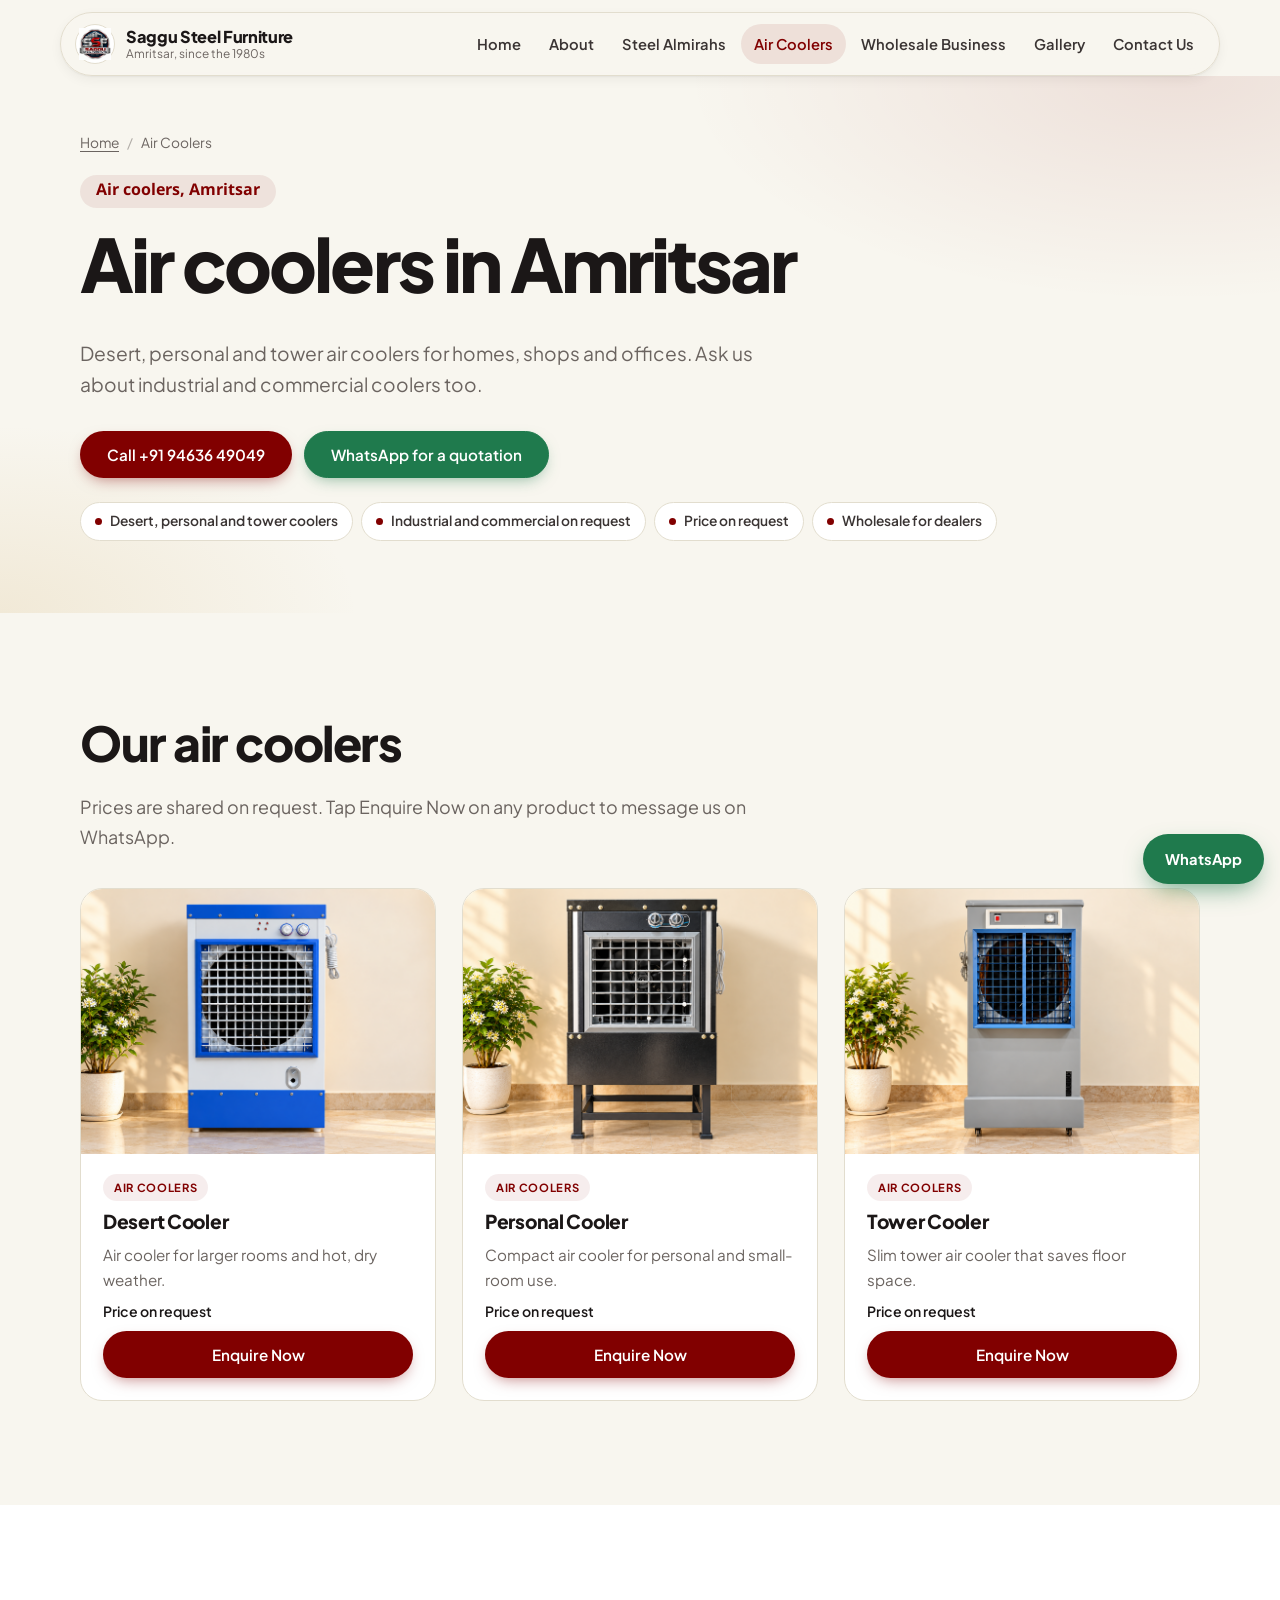
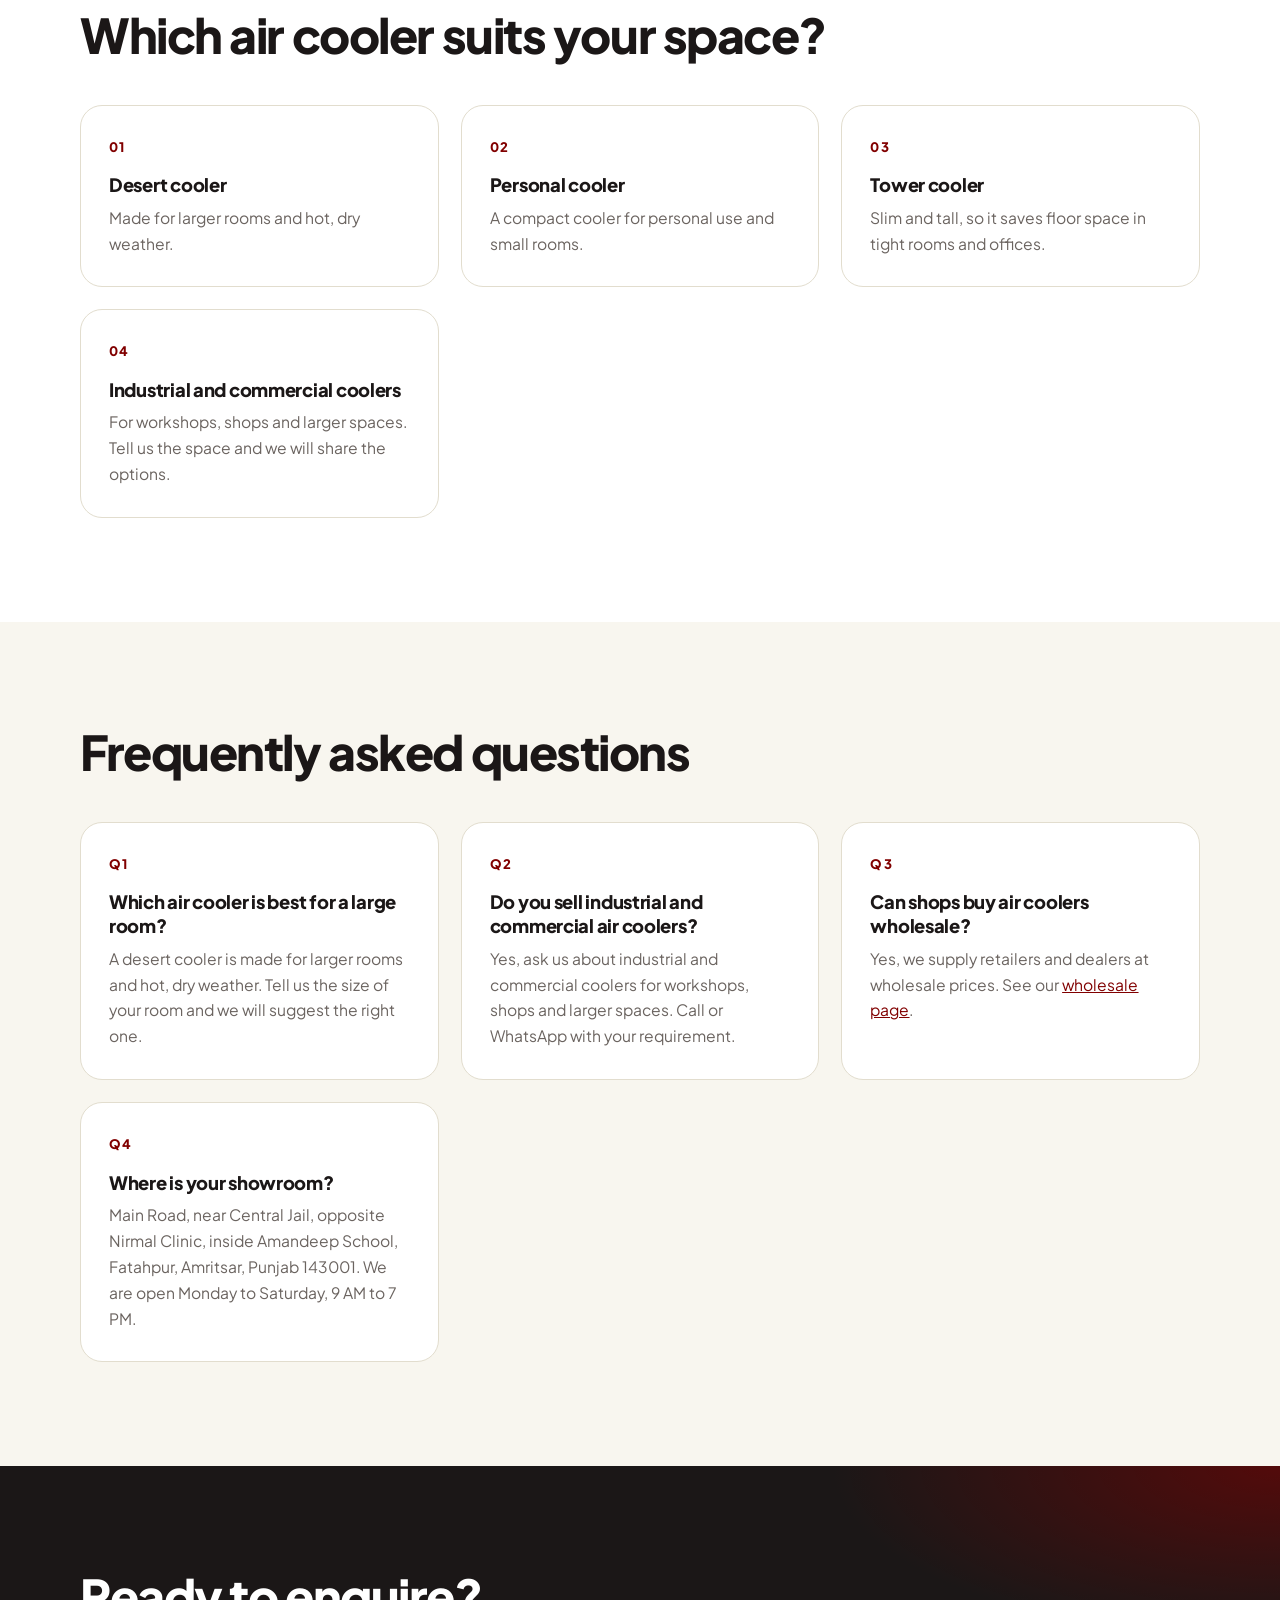
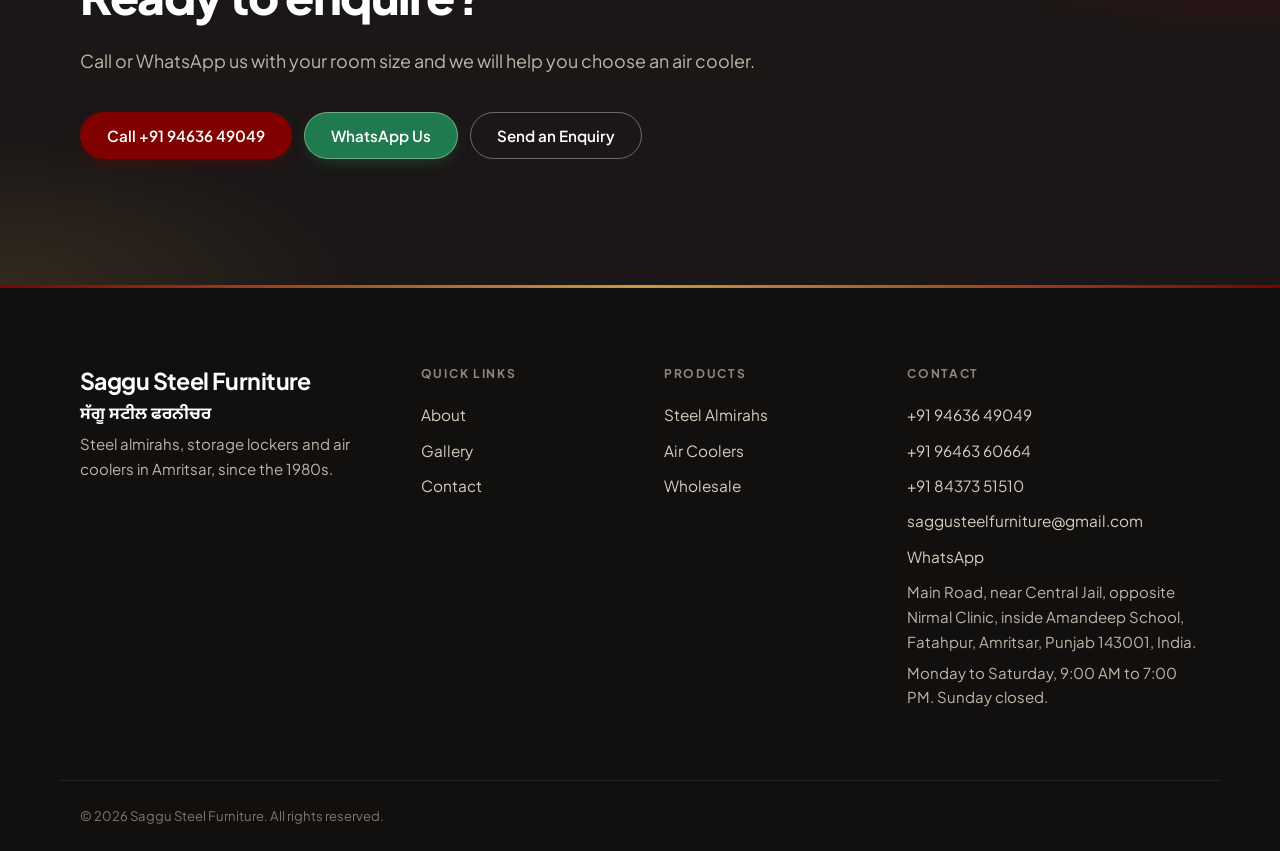
<file: air-coolers/index.html>
<!DOCTYPE html>
<html lang="en">
<head>
<meta charset="utf-8">
<meta name="viewport" content="width=device-width, initial-scale=1">
<!-- Google Tag Manager (correct GTM snippet) -->
<script>(function(w,d,s,l,i){w[l]=w[l]||[];w[l].push({'gtm.start':new Date().getTime(),event:'gtm.js'});var f=d.getElementsByTagName(s)[0],j=d.createElement(s),dl=l!='dataLayer'?'&l='+l:'';j.async=true;j.src='https://www.googletagmanager.com/gtm.js?id='+i+dl;f.parentNode.insertBefore(j,f);})(window,document,'script','dataLayer','GTM-MBVS583N');</script>
<!-- End Google Tag Manager -->
<title>Air Coolers in Amritsar: Desert, Tower, Personal | Saggu Steel</title>
<meta name="description" content="Desert, personal and tower air coolers from Saggu Steel Furniture, Amritsar. Ask about industrial and commercial coolers. Call or WhatsApp for a quote.">
<meta name="robots" content="index, follow, max-image-preview:large">
<link rel="canonical" href="https://saggusteelfurniture.page/air-coolers/">
<meta name="theme-color" content="#F8F6EF">
<meta property="og:type" content="website"><meta property="og:site_name" content="Saggu Steel Furniture"><meta property="og:locale" content="en_IN"><meta property="og:url" content="https://saggusteelfurniture.page/air-coolers/"><meta property="og:title" content="Air Coolers in Amritsar | Saggu Steel Furniture"><meta property="og:description" content="Desert, personal and tower air coolers from Saggu Steel Furniture, Amritsar. Ask about industrial and commercial coolers. Call or WhatsApp for a quote."><meta property="og:image" content="https://saggusteelfurniture.page/images/hero.png">
<meta name="twitter:card" content="summary_large_image">
<!-- Favicons: create these files in the site root (see notes) -->
<link rel="icon" href="/favicon.ico" sizes="48x48">
<link rel="icon" href="/favicon-48x48.png" type="image/png" sizes="48x48">
<link rel="icon" href="/favicon-192.png" type="image/png" sizes="192x192">
<link rel="apple-touch-icon" href="/apple-touch-icon.png">

<link rel="preconnect" href="https://fonts.googleapis.com">
<link rel="preconnect" href="https://fonts.gstatic.com" crossorigin>
<link rel="preconnect" href="https://www.googletagmanager.com">
<link href="https://fonts.googleapis.com/css2?family=Plus+Jakarta+Sans:wght@400;500;600;700;800&family=Noto+Sans+Gurmukhi:wght@700&display=swap" rel="stylesheet">
<link rel="stylesheet" href="/style.css">
<script type="application/ld+json">{"@context": "https://schema.org", "@graph": [{"@type": "BreadcrumbList", "itemListElement": [{"@type": "ListItem", "position": 1, "name": "Home", "item": "https://saggusteelfurniture.page/"}, {"@type": "ListItem", "position": 2, "name": "Air Coolers", "item": "https://saggusteelfurniture.page/air-coolers/"}]}, {"@type": "WebPage", "@id": "https://saggusteelfurniture.page/air-coolers/#webpage", "url": "https://saggusteelfurniture.page/air-coolers/", "name": "Air Coolers in Amritsar: Desert, Tower, Personal | Saggu Steel", "description": "Desert, personal and tower air coolers from Saggu Steel Furniture, Amritsar. Ask about industrial and commercial coolers. Call or WhatsApp for a quote.", "about": {"@id": "https://saggusteelfurniture.page/#business"}}]}</script>
</head>
<body data-cat="Air Coolers">
<!-- Google Tag Manager (noscript) -->
<noscript><iframe src="https://www.googletagmanager.com/ns.html?id=GTM-MBVS583N" height="0" width="0" style="display:none;visibility:hidden"></iframe></noscript>
<!-- End Google Tag Manager (noscript) -->
<a class="skip" href="#main">Skip to content</a>
<header class="nav" id="nav"><div class="wrap nav-in">
  <a class="logo" href="/" aria-label="Saggu Steel Furniture home">
    <span class="logo-mark"><img src="/images/Logo.png" alt="" width="44" height="44"></span>
    <span><b>Saggu Steel Furniture</b><small>Amritsar, since the 1980s</small></span>
  </a>
  <button class="burger" id="burger" aria-expanded="false" aria-controls="menu" aria-label="Open menu"><span></span><span></span><span></span></button>
  <nav id="menu" aria-label="Main"><a href="/">Home</a><a href="/#about">About</a><a href="/steel-almirahs/">Steel Almirahs</a><a href="/air-coolers/" class="on">Air Coolers</a><a href="/wholesale/">Wholesale Business</a><a href="/#gallery">Gallery</a><a href="/contact/">Contact Us</a></nav>
</div></header>
<main id="main">
<section class="phero"><div class="wrap"><div class="crumbs" aria-label="Breadcrumb"><a href="/">Home</a><span>/</span>Air Coolers</div><p class="gur">Air coolers, Amritsar</p><h1>Air coolers in Amritsar</h1><p class="sub">Desert, personal and tower air coolers for homes, shops and offices. Ask us about industrial and commercial coolers too.</p><div class="actions"><a class="btn btn-red" href="tel:+919463649049">Call +91 94636 49049</a><a class="btn btn-line" href="https://wa.me/919463649049?text=Hello%20Saggu%20Steel%20Furniture%2C%20I%20would%20like%20a%20quotation.%20Please%20share%20the%20available%20options%20and%20price." target="_blank" rel="noopener noreferrer">WhatsApp for a quotation</a></div><ul class="trust"><li>Desert, personal and tower coolers</li><li>Industrial and commercial on request</li><li>Price on request</li><li>Wholesale for dealers</li></ul></div></section>
<section class="sec "><div class="wrap"><h2>Our air coolers</h2><p class="lead">Prices are shared on request. Tap Enquire Now on any product to message us on WhatsApp.</p><div class="grid" id="grid"><article class="pc" style="animation-delay:0ms"><div class="ph" data-label="Desert Cooler"><img src="/images/products/desert-cooler.png" alt="Desert Cooler" loading="lazy" width="1200" height="900"></div><div class="bd"><span class="cat">Air Coolers</span><h3>Desert Cooler</h3><p>Air cooler for larger rooms and hot, dry weather.</p><span class="pr">Price on request</span><a class="btn btn-red" href="https://wa.me/919463649049?text=Hello%20Saggu%20Steel%20Furniture%2C%20I%20am%20interested%20in%20your%20Desert%20Cooler.%20Please%20share%20the%20available%20options%2C%20specifications%2C%20and%20price." target="_blank" rel="noopener noreferrer">Enquire Now</a></div></article><article class="pc" style="animation-delay:40ms"><div class="ph" data-label="Personal Cooler"><img src="/images/products/personal-cooler.png" alt="Personal Cooler" loading="lazy" width="1200" height="900"></div><div class="bd"><span class="cat">Air Coolers</span><h3>Personal Cooler</h3><p>Compact air cooler for personal and small-room use.</p><span class="pr">Price on request</span><a class="btn btn-red" href="https://wa.me/919463649049?text=Hello%20Saggu%20Steel%20Furniture%2C%20I%20am%20interested%20in%20your%20Personal%20Cooler.%20Please%20share%20the%20available%20options%2C%20specifications%2C%20and%20price." target="_blank" rel="noopener noreferrer">Enquire Now</a></div></article><article class="pc" style="animation-delay:80ms"><div class="ph" data-label="Tower Cooler"><img src="/images/products/tower-cooler.png" alt="Tower Cooler" loading="lazy" width="1200" height="900"></div><div class="bd"><span class="cat">Air Coolers</span><h3>Tower Cooler</h3><p>Slim tower air cooler that saves floor space.</p><span class="pr">Price on request</span><a class="btn btn-red" href="https://wa.me/919463649049?text=Hello%20Saggu%20Steel%20Furniture%2C%20I%20am%20interested%20in%20your%20Tower%20Cooler.%20Please%20share%20the%20available%20options%2C%20specifications%2C%20and%20price." target="_blank" rel="noopener noreferrer">Enquire Now</a></div></article></div></div></section>
<section class="sec alt"><div class="wrap"><h2>Which air cooler suits your space?</h2><div class="why"><div class="why-i"><h3>Desert cooler</h3><p>Made for larger rooms and hot, dry weather.</p></div><div class="why-i"><h3>Personal cooler</h3><p>A compact cooler for personal use and small rooms.</p></div><div class="why-i"><h3>Tower cooler</h3><p>Slim and tall, so it saves floor space in tight rooms and offices.</p></div><div class="why-i"><h3>Industrial and commercial coolers</h3><p>For workshops, shops and larger spaces. Tell us the space and we will share the options.</p></div></div></div></section>
<section class="sec  faqs"><div class="wrap"><h2>Frequently asked questions</h2><div class="why"><div class="why-i"><h3>Which air cooler is best for a large room?</h3><p>A desert cooler is made for larger rooms and hot, dry weather. Tell us the size of your room and we will suggest the right one.</p></div><div class="why-i"><h3>Do you sell industrial and commercial air coolers?</h3><p>Yes, ask us about industrial and commercial coolers for workshops, shops and larger spaces. Call or WhatsApp with your requirement.</p></div><div class="why-i"><h3>Can shops buy air coolers wholesale?</h3><p>Yes, we supply retailers and dealers at wholesale prices. See our <a href="/wholesale/"><u>wholesale page</u></a>.</p></div><div class="why-i"><h3>Where is your showroom?</h3><p>Main Road, near Central Jail, opposite Nirmal Clinic, inside Amandeep School, Fatahpur, Amritsar, Punjab 143001. We are open Monday to Saturday, 9 AM to 7 PM.</p></div></div></div></section>
<section class="sec dark"><div class="wrap"><h2>Ready to enquire?</h2><p class="lead">Call or WhatsApp us with your room size and we will help you choose an air cooler.</p><div class="actions"><a class="btn btn-red" href="tel:+919463649049">Call +91 94636 49049</a><a class="btn btn-line" href="https://wa.me/919463649049?text=Hello%20Saggu%20Steel%20Furniture%2C%20I%20have%20a%20question%20about%20your%20products." target="_blank" rel="noopener noreferrer">WhatsApp Us</a><a class="btn btn-line" href="/contact/">Send an Enquiry</a></div></div></section>
</main>
<footer><div class="wrap fgrid">
  <div><h3>Saggu Steel Furniture</h3><p lang="pa" class="gur-f">ਸੱਗੂ ਸਟੀਲ ਫਰਨੀਚਰ</p><p>Steel almirahs, storage lockers and air coolers in Amritsar, since the 1980s.</p></div>
  <div><h3>Quick Links</h3><a href="/#about">About</a><a href="/#gallery">Gallery</a><a href="/contact/">Contact</a></div>
  <div><h3>Products</h3><a href="/steel-almirahs/">Steel Almirahs</a><a href="/air-coolers/">Air Coolers</a><a href="/wholesale/">Wholesale</a></div>
  <div><h3>Contact</h3><a href="tel:+919463649049">+91 94636 49049</a><a href="tel:+919646360664">+91 96463 60664</a><a href="tel:+918437351510">+91 84373 51510</a><a href="mailto:saggusteelfurniture@gmail.com">saggusteelfurniture@gmail.com</a><a href="https://wa.me/919463649049" target="_blank" rel="noopener noreferrer">WhatsApp</a>
    <p>Main Road, near Central Jail, opposite Nirmal Clinic, inside Amandeep School, Fatahpur, Amritsar, Punjab 143001, India.</p><p>Monday to Saturday, 9:00 AM to 7:00 PM. Sunday closed.</p></div>
</div><p class="copy">&copy; <span id="yr">2026</span> Saggu Steel Furniture. All rights reserved.</p></footer>
<a class="fab" href="https://wa.me/919463649049" target="_blank" rel="noopener noreferrer" aria-label="Chat on WhatsApp">WhatsApp</a>
<button id="top" aria-label="Back to top" hidden>&#8593;</button>
<script src="/script.js"></script>
</body>
</html>
</file>
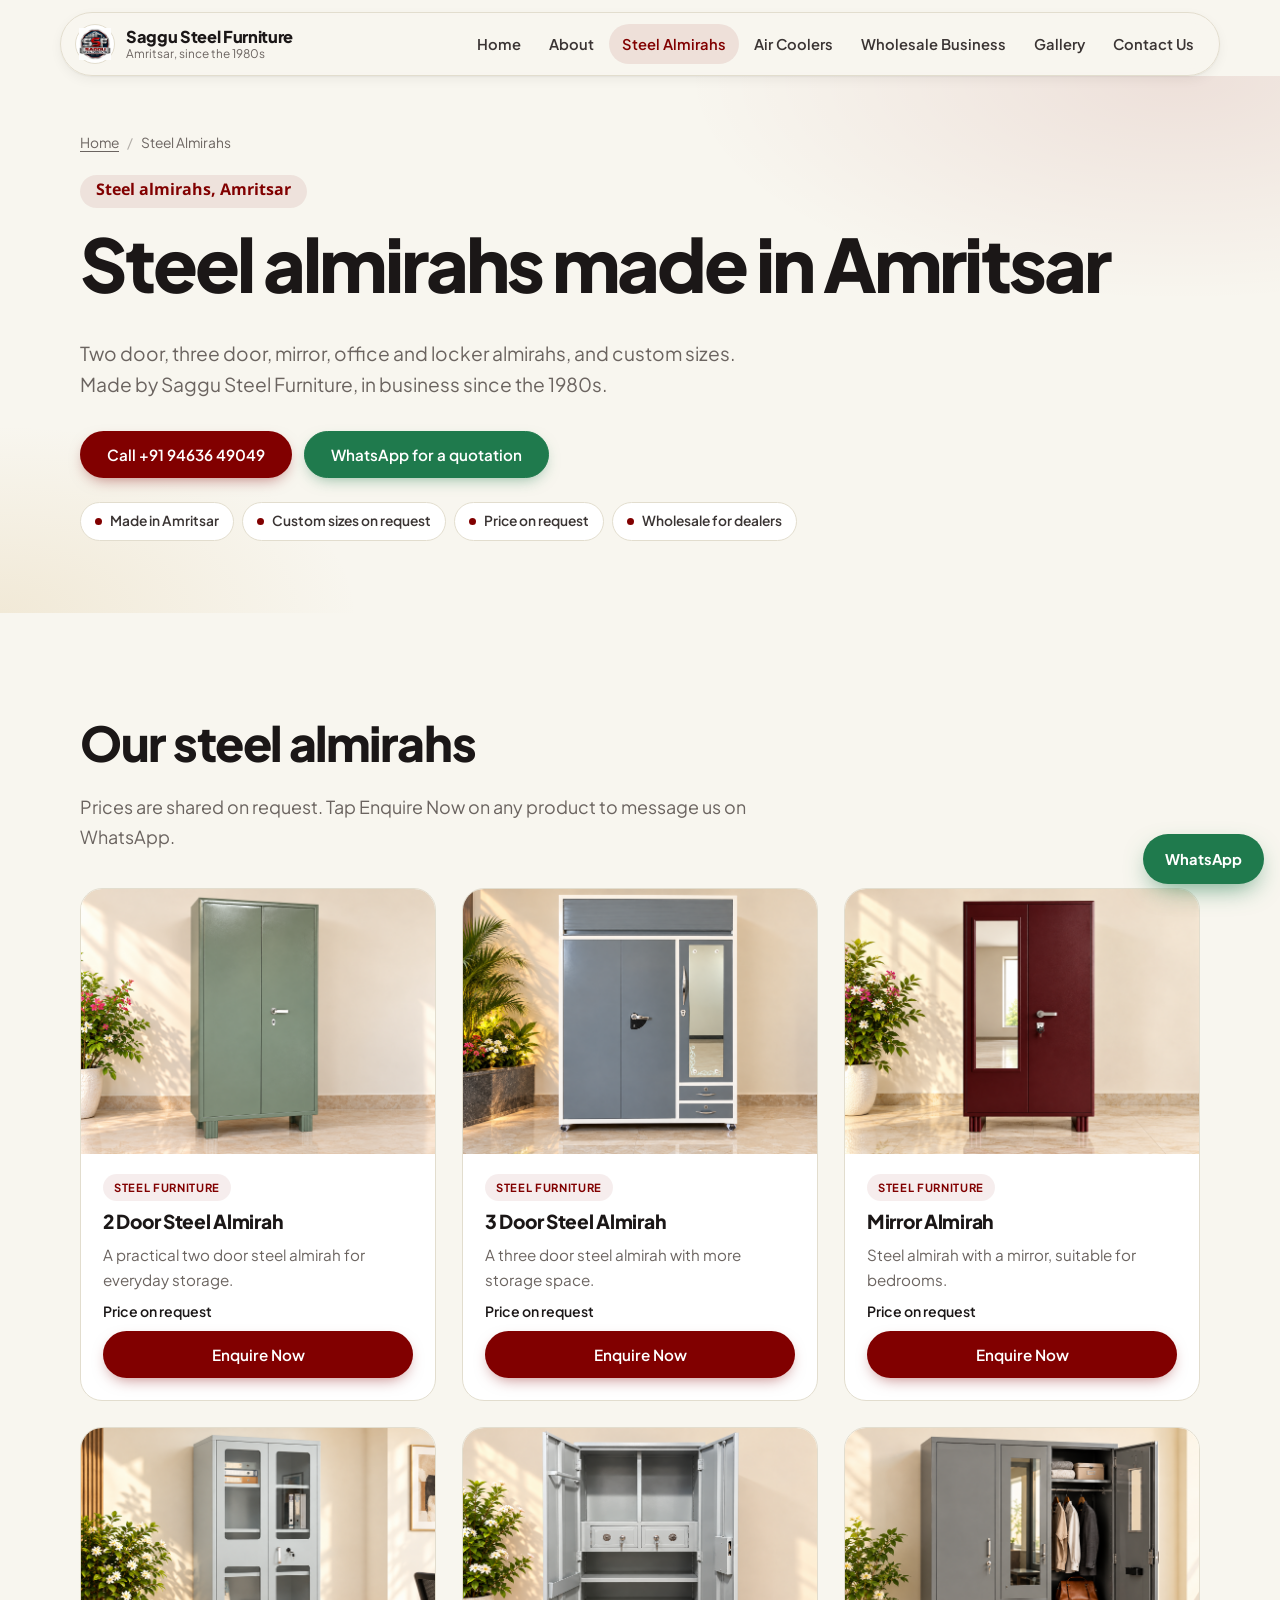
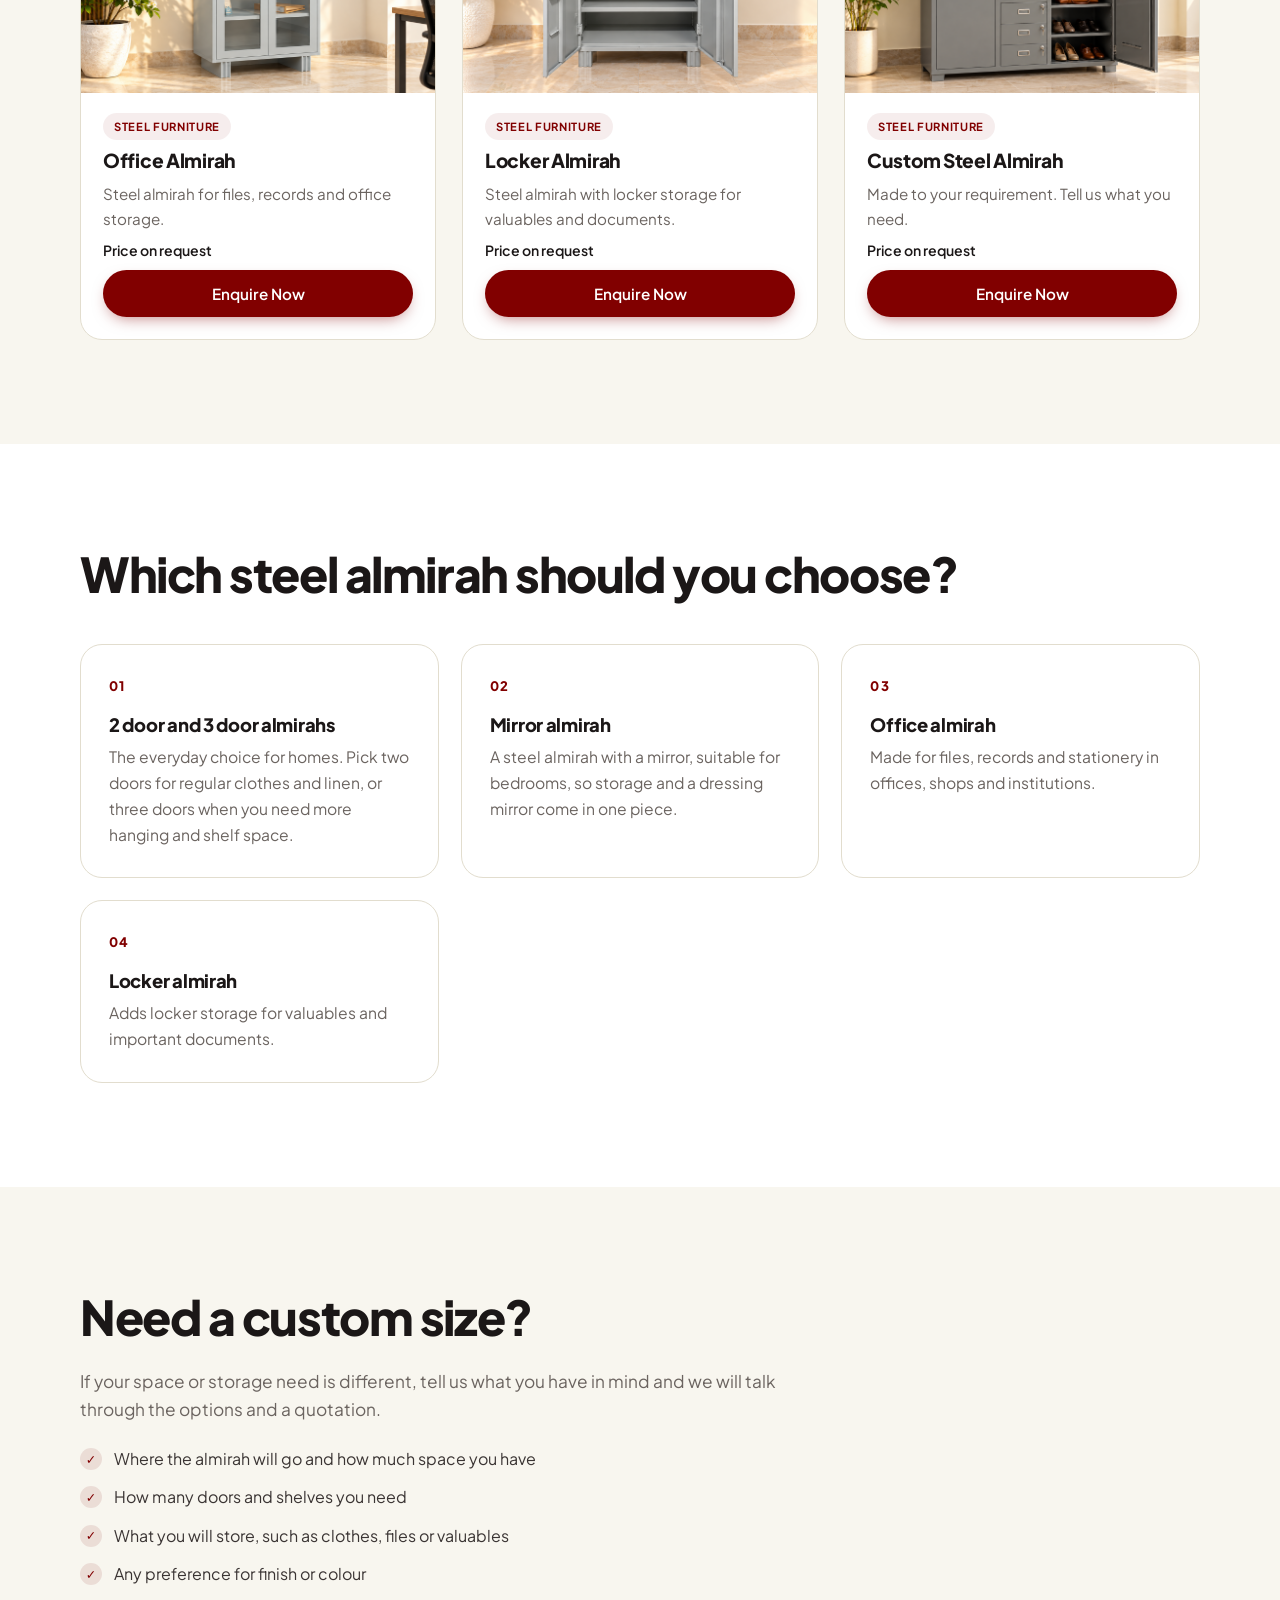
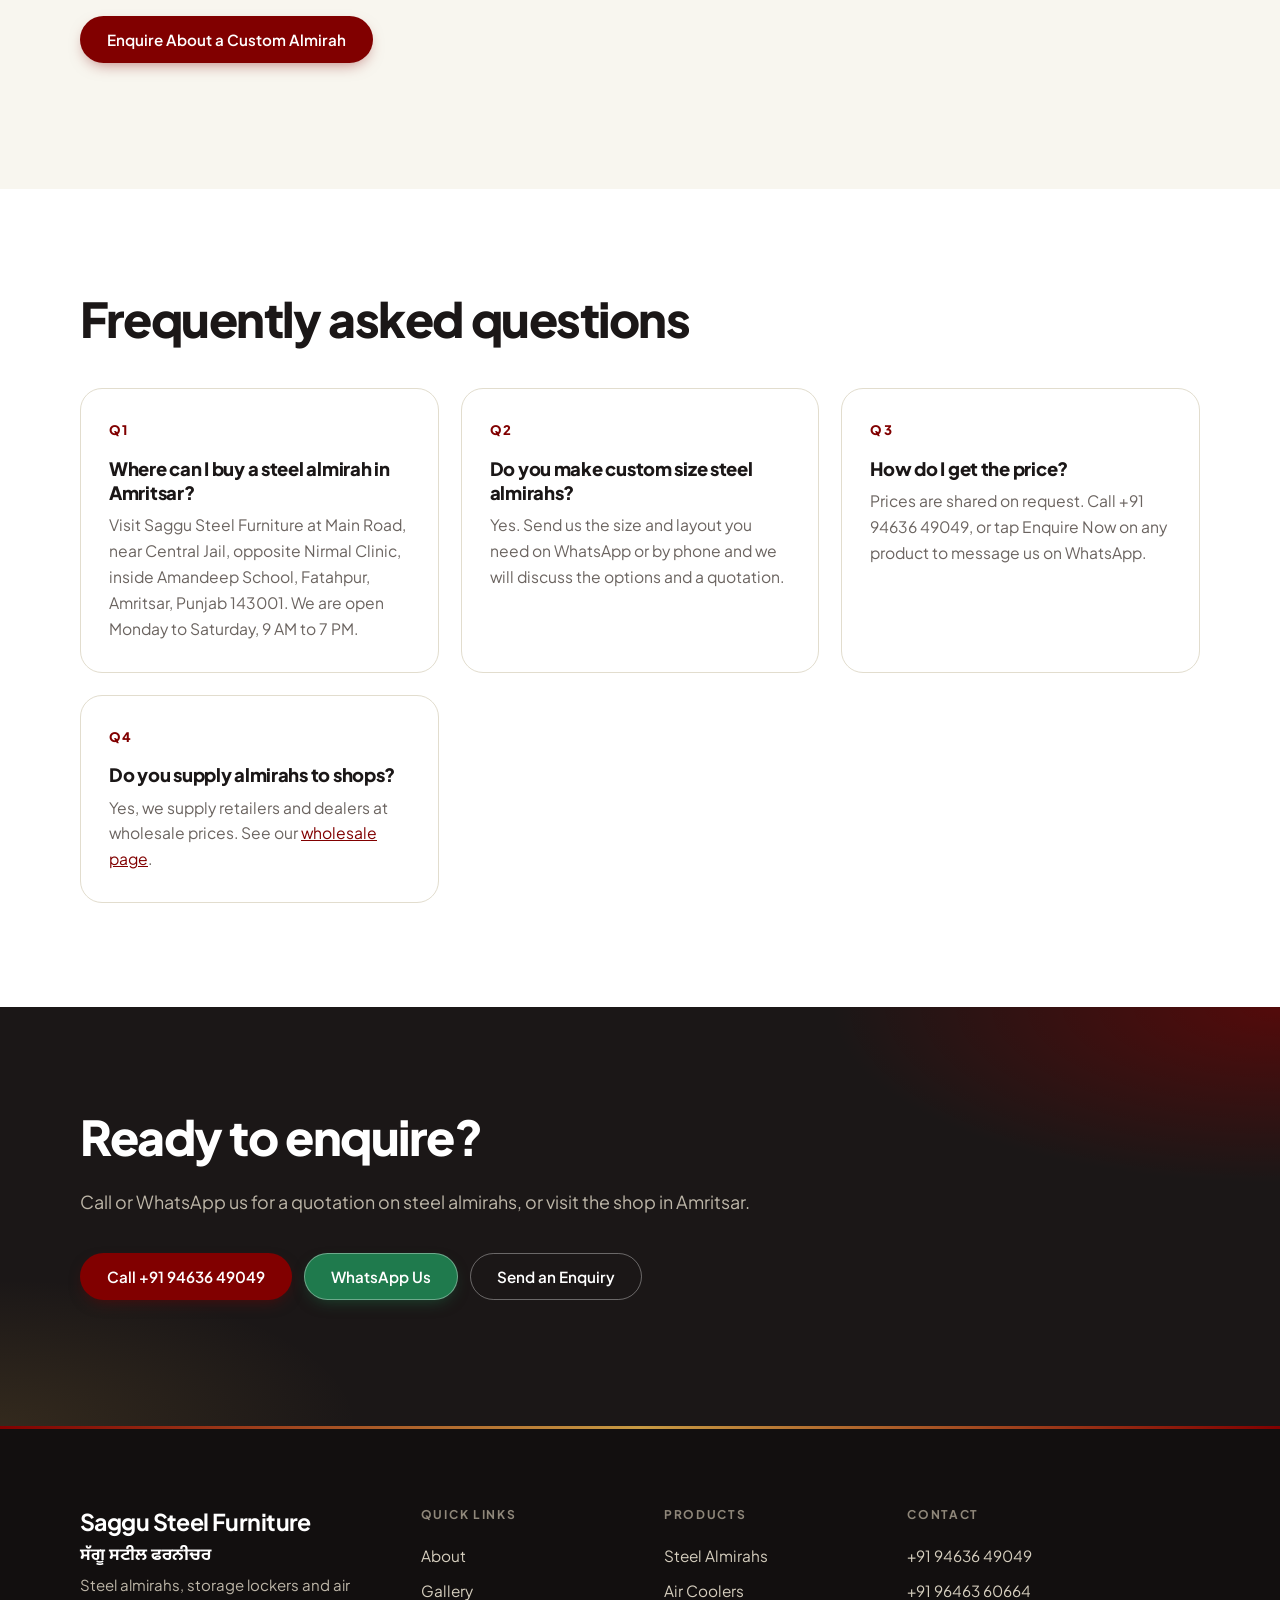
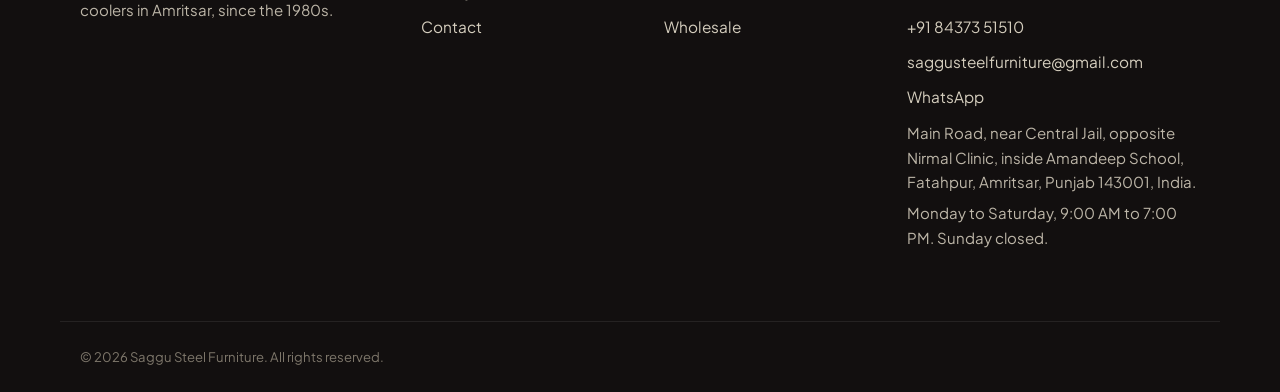
<file: steel-almirahs/index.html>
<!DOCTYPE html>
<html lang="en">
<head>
<meta charset="utf-8">
<meta name="viewport" content="width=device-width, initial-scale=1">
<!-- Google Tag Manager (correct GTM snippet) -->
<script>(function(w,d,s,l,i){w[l]=w[l]||[];w[l].push({'gtm.start':new Date().getTime(),event:'gtm.js'});var f=d.getElementsByTagName(s)[0],j=d.createElement(s),dl=l!='dataLayer'?'&l='+l:'';j.async=true;j.src='https://www.googletagmanager.com/gtm.js?id='+i+dl;f.parentNode.insertBefore(j,f);})(window,document,'script','dataLayer','GTM-MBVS583N');</script>
<!-- End Google Tag Manager -->
<title>Steel Almirah Manufacturer in Amritsar | Saggu Steel Furniture</title>
<meta name="description" content="2 door, 3 door, mirror, office and locker steel almirahs, plus custom sizes, from Saggu Steel Furniture, Amritsar. Call or WhatsApp for prices.">
<meta name="robots" content="index, follow, max-image-preview:large">
<link rel="canonical" href="https://saggusteelfurniture.page/steel-almirahs/">
<meta name="theme-color" content="#F8F6EF">
<meta property="og:type" content="website"><meta property="og:site_name" content="Saggu Steel Furniture"><meta property="og:locale" content="en_IN"><meta property="og:url" content="https://saggusteelfurniture.page/steel-almirahs/"><meta property="og:title" content="Steel Almirahs in Amritsar | Saggu Steel Furniture"><meta property="og:description" content="2 door, 3 door, mirror, office and locker steel almirahs, plus custom sizes, from Saggu Steel Furniture, Amritsar. Call or WhatsApp for prices."><meta property="og:image" content="https://saggusteelfurniture.page/images/hero.png">
<meta name="twitter:card" content="summary_large_image">
<!-- Favicons: create these files in the site root (see notes) -->
<link rel="icon" href="/favicon.ico" sizes="48x48">
<link rel="icon" href="/favicon-48x48.png" type="image/png" sizes="48x48">
<link rel="icon" href="/favicon-192.png" type="image/png" sizes="192x192">
<link rel="apple-touch-icon" href="/apple-touch-icon.png">

<link rel="preconnect" href="https://fonts.googleapis.com">
<link rel="preconnect" href="https://fonts.gstatic.com" crossorigin>
<link rel="preconnect" href="https://www.googletagmanager.com">
<link href="https://fonts.googleapis.com/css2?family=Plus+Jakarta+Sans:wght@400;500;600;700;800&family=Noto+Sans+Gurmukhi:wght@700&display=swap" rel="stylesheet">
<link rel="stylesheet" href="/style.css">
<script type="application/ld+json">{"@context": "https://schema.org", "@graph": [{"@type": "BreadcrumbList", "itemListElement": [{"@type": "ListItem", "position": 1, "name": "Home", "item": "https://saggusteelfurniture.page/"}, {"@type": "ListItem", "position": 2, "name": "Steel Almirahs", "item": "https://saggusteelfurniture.page/steel-almirahs/"}]}, {"@type": "WebPage", "@id": "https://saggusteelfurniture.page/steel-almirahs/#webpage", "url": "https://saggusteelfurniture.page/steel-almirahs/", "name": "Steel Almirah Manufacturer in Amritsar | Saggu Steel Furniture", "description": "2 door, 3 door, mirror, office and locker steel almirahs, plus custom sizes, from Saggu Steel Furniture, Amritsar. Call or WhatsApp for prices.", "about": {"@id": "https://saggusteelfurniture.page/#business"}}]}</script>
</head>
<body data-cat="Steel Furniture">
<!-- Google Tag Manager (noscript) -->
<noscript><iframe src="https://www.googletagmanager.com/ns.html?id=GTM-MBVS583N" height="0" width="0" style="display:none;visibility:hidden"></iframe></noscript>
<!-- End Google Tag Manager (noscript) -->
<a class="skip" href="#main">Skip to content</a>
<header class="nav" id="nav"><div class="wrap nav-in">
  <a class="logo" href="/" aria-label="Saggu Steel Furniture home">
    <span class="logo-mark"><img src="/images/Logo.png" alt="" width="44" height="44"></span>
    <span><b>Saggu Steel Furniture</b><small>Amritsar, since the 1980s</small></span>
  </a>
  <button class="burger" id="burger" aria-expanded="false" aria-controls="menu" aria-label="Open menu"><span></span><span></span><span></span></button>
  <nav id="menu" aria-label="Main"><a href="/">Home</a><a href="/#about">About</a><a href="/steel-almirahs/" class="on">Steel Almirahs</a><a href="/air-coolers/">Air Coolers</a><a href="/wholesale/">Wholesale Business</a><a href="/#gallery">Gallery</a><a href="/contact/">Contact Us</a></nav>
</div></header>
<main id="main">
<section class="phero"><div class="wrap"><div class="crumbs" aria-label="Breadcrumb"><a href="/">Home</a><span>/</span>Steel Almirahs</div><p class="gur">Steel almirahs, Amritsar</p><h1>Steel almirahs made in Amritsar</h1><p class="sub">Two door, three door, mirror, office and locker almirahs, and custom sizes. Made by Saggu Steel Furniture, in business since the 1980s.</p><div class="actions"><a class="btn btn-red" href="tel:+919463649049">Call +91 94636 49049</a><a class="btn btn-line" href="https://wa.me/919463649049?text=Hello%20Saggu%20Steel%20Furniture%2C%20I%20would%20like%20a%20quotation.%20Please%20share%20the%20available%20options%20and%20price." target="_blank" rel="noopener noreferrer">WhatsApp for a quotation</a></div><ul class="trust"><li>Made in Amritsar</li><li>Custom sizes on request</li><li>Price on request</li><li>Wholesale for dealers</li></ul></div></section>
<section class="sec "><div class="wrap"><h2>Our steel almirahs</h2><p class="lead">Prices are shared on request. Tap Enquire Now on any product to message us on WhatsApp.</p><div class="grid" id="grid"><article class="pc" style="animation-delay:0ms"><div class="ph" data-label="2 Door Steel Almirah"><img src="/images/products/2-door-steel-almirah.png" alt="2 Door Steel Almirah" loading="lazy" width="1200" height="900"></div><div class="bd"><span class="cat">Steel Furniture</span><h3>2 Door Steel Almirah</h3><p>A practical two door steel almirah for everyday storage.</p><span class="pr">Price on request</span><a class="btn btn-red" href="https://wa.me/919463649049?text=Hello%20Saggu%20Steel%20Furniture%2C%20I%20am%20interested%20in%20your%202%20Door%20Steel%20Almirah.%20Please%20share%20the%20available%20options%2C%20specifications%2C%20and%20price." target="_blank" rel="noopener noreferrer">Enquire Now</a></div></article><article class="pc" style="animation-delay:40ms"><div class="ph" data-label="3 Door Steel Almirah"><img src="/images/products/3-door-steel-almirah.png" alt="3 Door Steel Almirah" loading="lazy" width="1200" height="900"></div><div class="bd"><span class="cat">Steel Furniture</span><h3>3 Door Steel Almirah</h3><p>A three door steel almirah with more storage space.</p><span class="pr">Price on request</span><a class="btn btn-red" href="https://wa.me/919463649049?text=Hello%20Saggu%20Steel%20Furniture%2C%20I%20am%20interested%20in%20your%203%20Door%20Steel%20Almirah.%20Please%20share%20the%20available%20options%2C%20specifications%2C%20and%20price." target="_blank" rel="noopener noreferrer">Enquire Now</a></div></article><article class="pc" style="animation-delay:80ms"><div class="ph" data-label="Mirror Almirah"><img src="/images/products/mirror-almirah.png" alt="Mirror Almirah" loading="lazy" width="1200" height="900"></div><div class="bd"><span class="cat">Steel Furniture</span><h3>Mirror Almirah</h3><p>Steel almirah with a mirror, suitable for bedrooms.</p><span class="pr">Price on request</span><a class="btn btn-red" href="https://wa.me/919463649049?text=Hello%20Saggu%20Steel%20Furniture%2C%20I%20am%20interested%20in%20your%20Mirror%20Almirah.%20Please%20share%20the%20available%20options%2C%20specifications%2C%20and%20price." target="_blank" rel="noopener noreferrer">Enquire Now</a></div></article><article class="pc" style="animation-delay:120ms"><div class="ph" data-label="Office Almirah"><img src="/images/products/office-almirah.png" alt="Office Almirah" loading="lazy" width="1200" height="900"></div><div class="bd"><span class="cat">Steel Furniture</span><h3>Office Almirah</h3><p>Steel almirah for files, records and office storage.</p><span class="pr">Price on request</span><a class="btn btn-red" href="https://wa.me/919463649049?text=Hello%20Saggu%20Steel%20Furniture%2C%20I%20am%20interested%20in%20your%20Office%20Almirah.%20Please%20share%20the%20available%20options%2C%20specifications%2C%20and%20price." target="_blank" rel="noopener noreferrer">Enquire Now</a></div></article><article class="pc" style="animation-delay:160ms"><div class="ph" data-label="Locker Almirah"><img src="/images/products/locker-almirah.png" alt="Locker Almirah" loading="lazy" width="1200" height="900"></div><div class="bd"><span class="cat">Steel Furniture</span><h3>Locker Almirah</h3><p>Steel almirah with locker storage for valuables and documents.</p><span class="pr">Price on request</span><a class="btn btn-red" href="https://wa.me/919463649049?text=Hello%20Saggu%20Steel%20Furniture%2C%20I%20am%20interested%20in%20your%20Locker%20Almirah.%20Please%20share%20the%20available%20options%2C%20specifications%2C%20and%20price." target="_blank" rel="noopener noreferrer">Enquire Now</a></div></article><article class="pc" style="animation-delay:200ms"><div class="ph" data-label="Custom Steel Almirah"><img src="/images/products/custom-almirah.png" alt="Custom Steel Almirah" loading="lazy" width="1200" height="900"></div><div class="bd"><span class="cat">Steel Furniture</span><h3>Custom Steel Almirah</h3><p>Made to your requirement. Tell us what you need.</p><span class="pr">Price on request</span><a class="btn btn-red" href="https://wa.me/919463649049?text=Hello%20Saggu%20Steel%20Furniture%2C%20I%20would%20like%20to%20enquire%20about%20a%20custom%20steel%20almirah.%20Please%20contact%20me%20to%20discuss%20the%20available%20options%20and%20quotation." target="_blank" rel="noopener noreferrer">Enquire Now</a></div></article></div></div></section>
<section class="sec alt"><div class="wrap"><h2>Which steel almirah should you choose?</h2><div class="why"><div class="why-i"><h3>2 door and 3 door almirahs</h3><p>The everyday choice for homes. Pick two doors for regular clothes and linen, or three doors when you need more hanging and shelf space.</p></div><div class="why-i"><h3>Mirror almirah</h3><p>A steel almirah with a mirror, suitable for bedrooms, so storage and a dressing mirror come in one piece.</p></div><div class="why-i"><h3>Office almirah</h3><p>Made for files, records and stationery in offices, shops and institutions.</p></div><div class="why-i"><h3>Locker almirah</h3><p>Adds locker storage for valuables and important documents.</p></div></div></div></section>
<section class="sec "><div class="wrap"><div class="prose"><h2>Need a custom size?</h2><p>If your space or storage need is different, tell us what you have in mind and we will talk through the options and a quotation.</p><ul class="checks"><li>Where the almirah will go and how much space you have</li><li>How many doors and shelves you need</li><li>What you will store, such as clothes, files or valuables</li><li>Any preference for finish or colour</li></ul><div class="actions"><a class="btn btn-red" href="https://wa.me/919463649049?text=Hello%20Saggu%20Steel%20Furniture%2C%20I%20would%20like%20to%20enquire%20about%20a%20custom%20steel%20almirah.%20Please%20contact%20me%20to%20discuss%20the%20available%20options%20and%20quotation." target="_blank" rel="noopener noreferrer">Enquire About a Custom Almirah</a></div></div></div></section>
<section class="sec alt faqs"><div class="wrap"><h2>Frequently asked questions</h2><div class="why"><div class="why-i"><h3>Where can I buy a steel almirah in Amritsar?</h3><p>Visit Saggu Steel Furniture at Main Road, near Central Jail, opposite Nirmal Clinic, inside Amandeep School, Fatahpur, Amritsar, Punjab 143001. We are open Monday to Saturday, 9 AM to 7 PM.</p></div><div class="why-i"><h3>Do you make custom size steel almirahs?</h3><p>Yes. Send us the size and layout you need on WhatsApp or by phone and we will discuss the options and a quotation.</p></div><div class="why-i"><h3>How do I get the price?</h3><p>Prices are shared on request. Call +91 94636 49049, or tap Enquire Now on any product to message us on WhatsApp.</p></div><div class="why-i"><h3>Do you supply almirahs to shops?</h3><p>Yes, we supply retailers and dealers at wholesale prices. See our <a href="/wholesale/"><u>wholesale page</u></a>.</p></div></div></div></section>
<section class="sec dark"><div class="wrap"><h2>Ready to enquire?</h2><p class="lead">Call or WhatsApp us for a quotation on steel almirahs, or visit the shop in Amritsar.</p><div class="actions"><a class="btn btn-red" href="tel:+919463649049">Call +91 94636 49049</a><a class="btn btn-line" href="https://wa.me/919463649049?text=Hello%20Saggu%20Steel%20Furniture%2C%20I%20have%20a%20question%20about%20your%20products." target="_blank" rel="noopener noreferrer">WhatsApp Us</a><a class="btn btn-line" href="/contact/">Send an Enquiry</a></div></div></section>
</main>
<footer><div class="wrap fgrid">
  <div><h3>Saggu Steel Furniture</h3><p lang="pa" class="gur-f">ਸੱਗੂ ਸਟੀਲ ਫਰਨੀਚਰ</p><p>Steel almirahs, storage lockers and air coolers in Amritsar, since the 1980s.</p></div>
  <div><h3>Quick Links</h3><a href="/#about">About</a><a href="/#gallery">Gallery</a><a href="/contact/">Contact</a></div>
  <div><h3>Products</h3><a href="/steel-almirahs/">Steel Almirahs</a><a href="/air-coolers/">Air Coolers</a><a href="/wholesale/">Wholesale</a></div>
  <div><h3>Contact</h3><a href="tel:+919463649049">+91 94636 49049</a><a href="tel:+919646360664">+91 96463 60664</a><a href="tel:+918437351510">+91 84373 51510</a><a href="mailto:saggusteelfurniture@gmail.com">saggusteelfurniture@gmail.com</a><a href="https://wa.me/919463649049" target="_blank" rel="noopener noreferrer">WhatsApp</a>
    <p>Main Road, near Central Jail, opposite Nirmal Clinic, inside Amandeep School, Fatahpur, Amritsar, Punjab 143001, India.</p><p>Monday to Saturday, 9:00 AM to 7:00 PM. Sunday closed.</p></div>
</div><p class="copy">&copy; <span id="yr">2026</span> Saggu Steel Furniture. All rights reserved.</p></footer>
<a class="fab" href="https://wa.me/919463649049" target="_blank" rel="noopener noreferrer" aria-label="Chat on WhatsApp">WhatsApp</a>
<button id="top" aria-label="Back to top" hidden>&#8593;</button>
<script src="/script.js"></script>
</body>
</html>
</file>
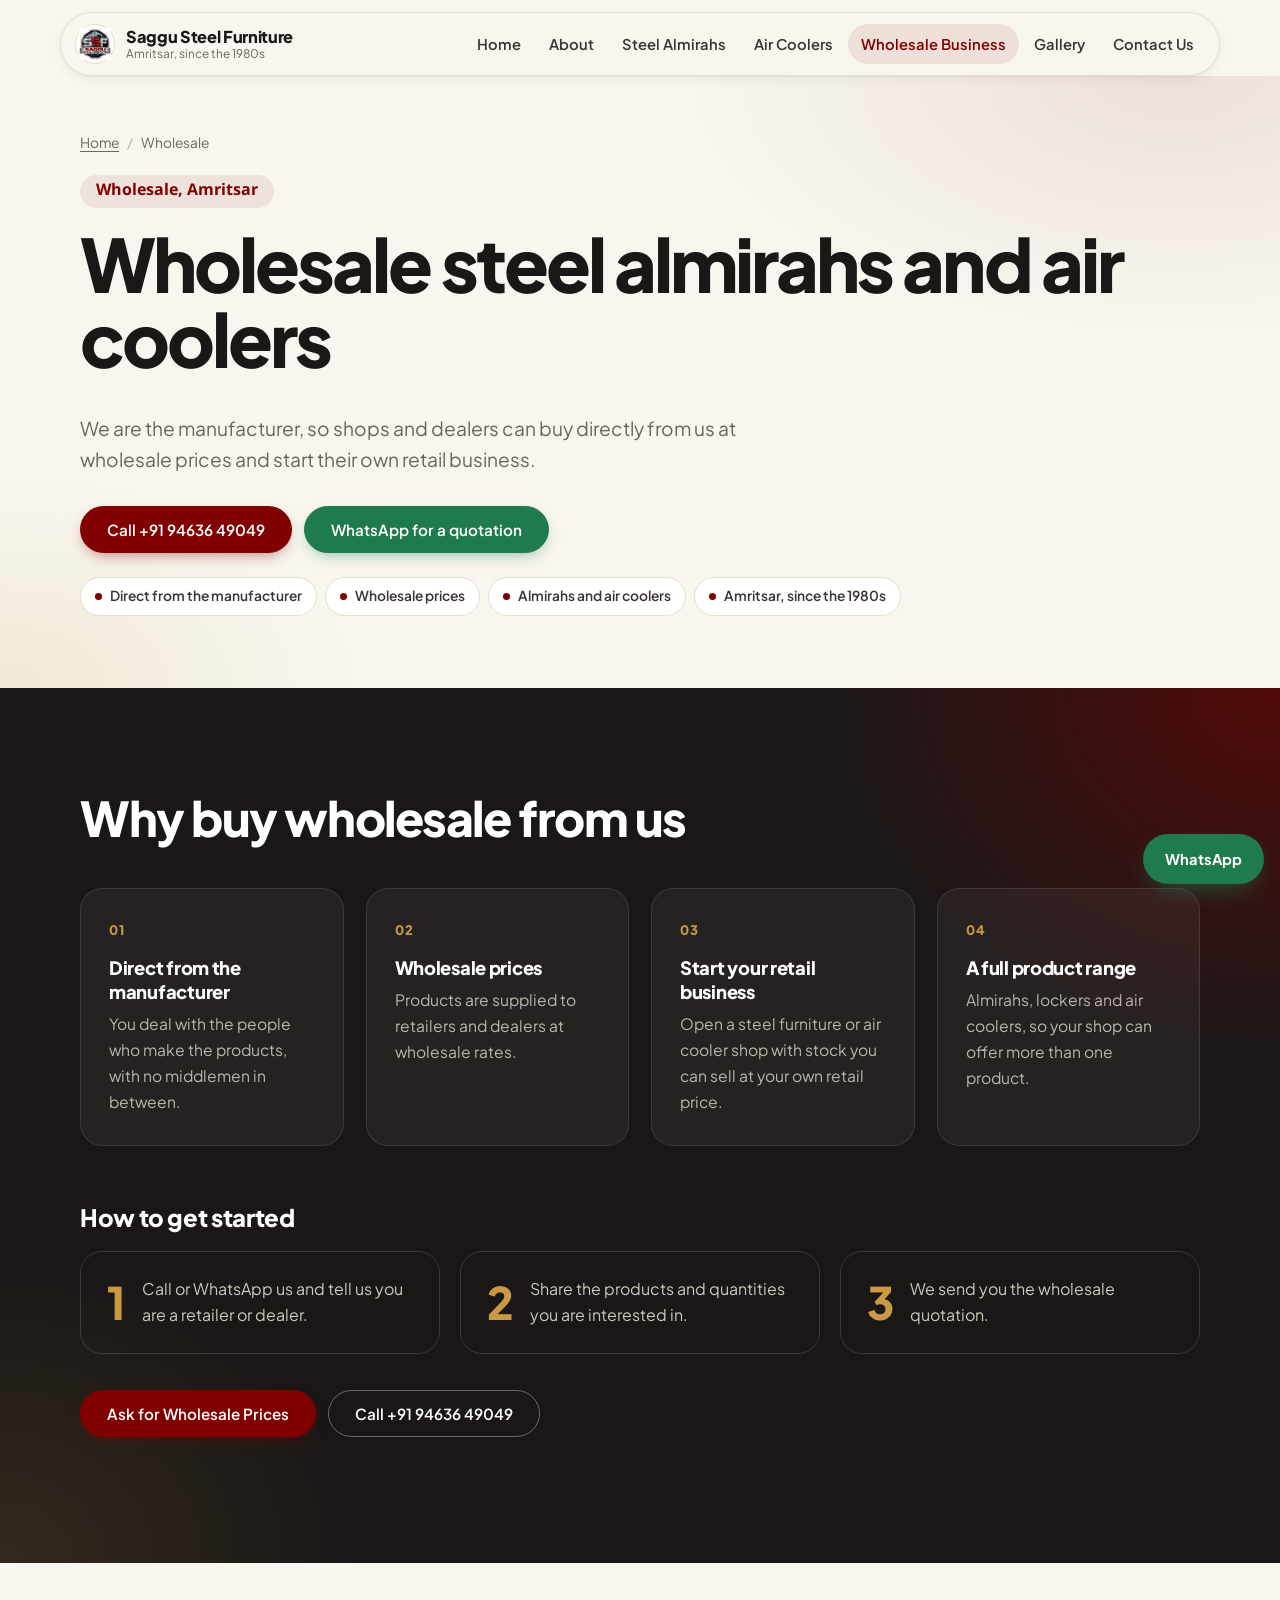
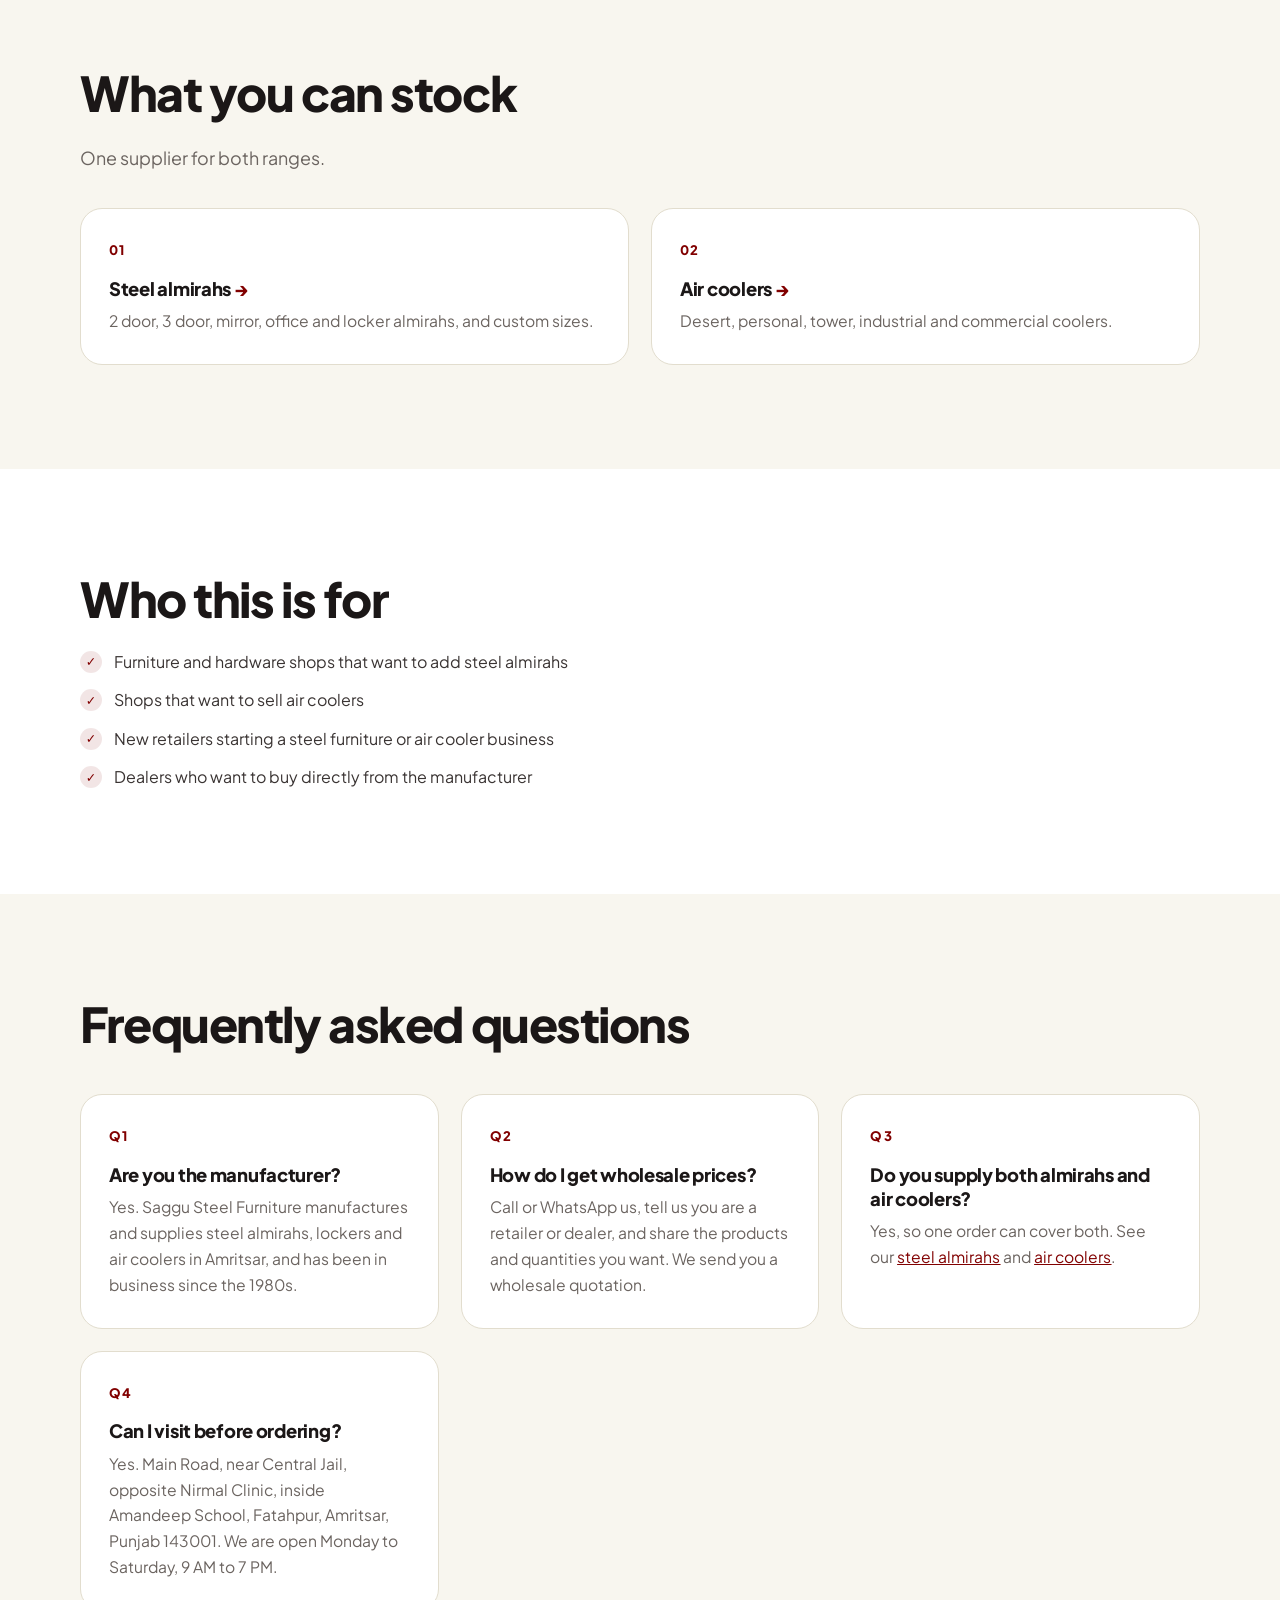
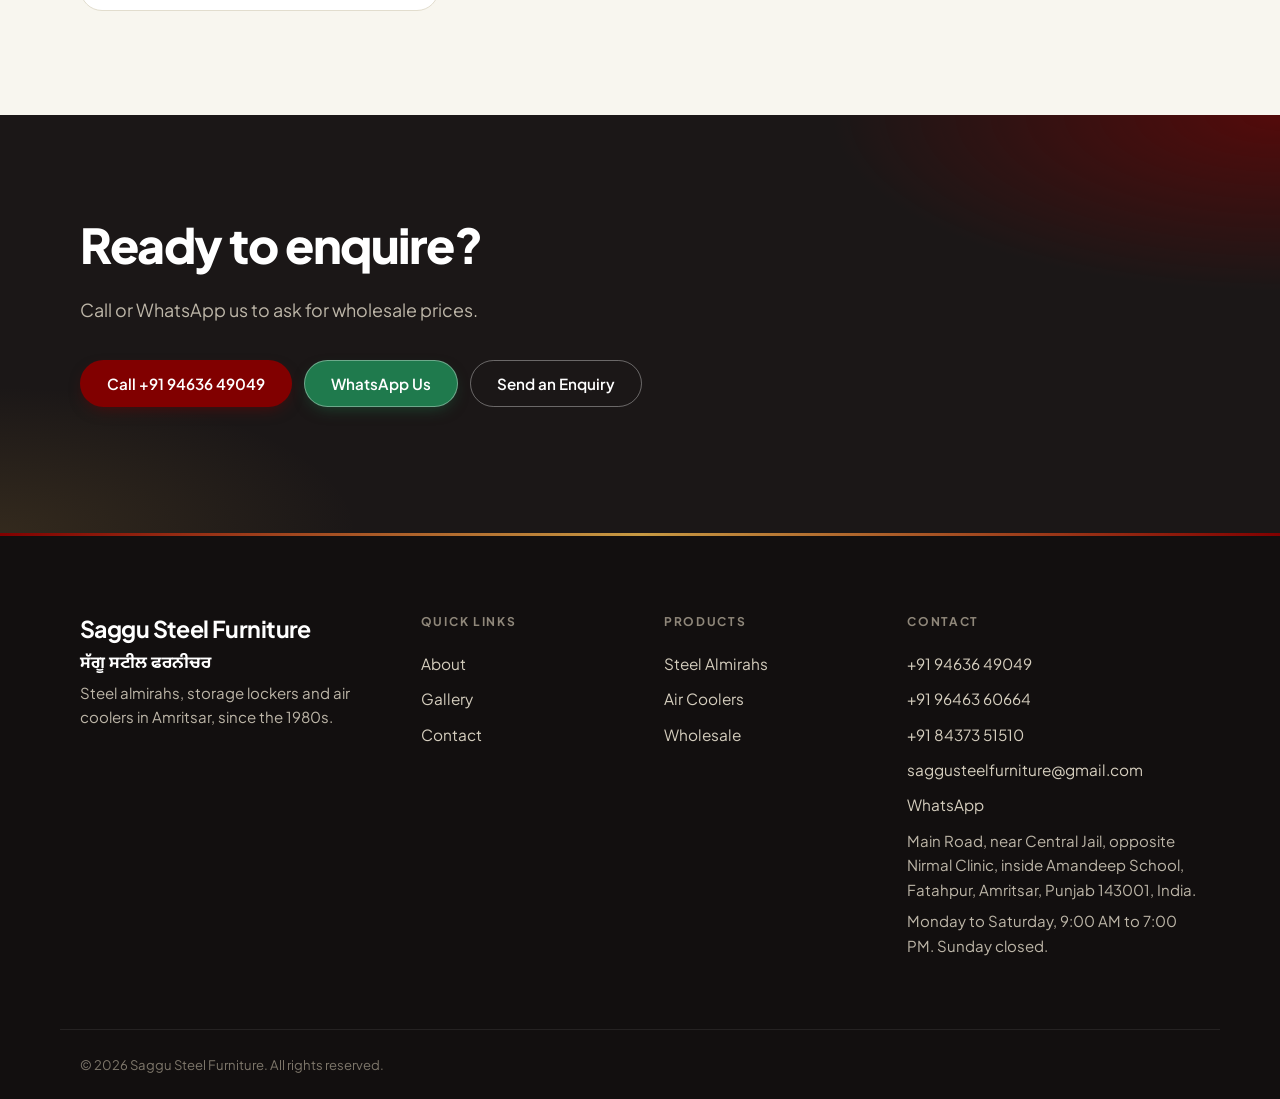
<file: wholesale/index.html>
<!DOCTYPE html>
<html lang="en">
<head>
<meta charset="utf-8">
<meta name="viewport" content="width=device-width, initial-scale=1">
<!-- Google Tag Manager (correct GTM snippet) -->
<script>(function(w,d,s,l,i){w[l]=w[l]||[];w[l].push({'gtm.start':new Date().getTime(),event:'gtm.js'});var f=d.getElementsByTagName(s)[0],j=d.createElement(s),dl=l!='dataLayer'?'&l='+l:'';j.async=true;j.src='https://www.googletagmanager.com/gtm.js?id='+i+dl;f.parentNode.insertBefore(j,f);})(window,document,'script','dataLayer','GTM-MBVS583N');</script>
<!-- End Google Tag Manager -->
<title>Wholesale Steel Almirahs &amp; Air Coolers, Amritsar | Saggu Steel</title>
<meta name="description" content="Buy steel almirahs, lockers and air coolers at wholesale prices direct from the manufacturer in Amritsar. Retailers and dealers, call or WhatsApp for rates.">
<meta name="robots" content="index, follow, max-image-preview:large">
<link rel="canonical" href="https://saggusteelfurniture.page/wholesale/">
<meta name="theme-color" content="#F8F6EF">
<meta property="og:type" content="website"><meta property="og:site_name" content="Saggu Steel Furniture"><meta property="og:locale" content="en_IN"><meta property="og:url" content="https://saggusteelfurniture.page/wholesale/"><meta property="og:title" content="Wholesale Steel Almirahs &amp; Air Coolers | Saggu Steel Furniture"><meta property="og:description" content="Buy steel almirahs, lockers and air coolers at wholesale prices direct from the manufacturer in Amritsar. Retailers and dealers, call or WhatsApp for rates."><meta property="og:image" content="https://saggusteelfurniture.page/images/hero.png">
<meta name="twitter:card" content="summary_large_image">
<!-- Favicons: create these files in the site root (see notes) -->
<link rel="icon" href="/favicon.ico" sizes="48x48">
<link rel="icon" href="/favicon-48x48.png" type="image/png" sizes="48x48">
<link rel="icon" href="/favicon-192.png" type="image/png" sizes="192x192">
<link rel="apple-touch-icon" href="/apple-touch-icon.png">

<link rel="preconnect" href="https://fonts.googleapis.com">
<link rel="preconnect" href="https://fonts.gstatic.com" crossorigin>
<link rel="preconnect" href="https://www.googletagmanager.com">
<link href="https://fonts.googleapis.com/css2?family=Plus+Jakarta+Sans:wght@400;500;600;700;800&family=Noto+Sans+Gurmukhi:wght@700&display=swap" rel="stylesheet">
<link rel="stylesheet" href="/style.css">
<script type="application/ld+json">{"@context": "https://schema.org", "@graph": [{"@type": "BreadcrumbList", "itemListElement": [{"@type": "ListItem", "position": 1, "name": "Home", "item": "https://saggusteelfurniture.page/"}, {"@type": "ListItem", "position": 2, "name": "Wholesale", "item": "https://saggusteelfurniture.page/wholesale/"}]}, {"@type": "WebPage", "@id": "https://saggusteelfurniture.page/wholesale/#webpage", "url": "https://saggusteelfurniture.page/wholesale/", "name": "Wholesale Steel Almirahs & Air Coolers, Amritsar | Saggu Steel", "description": "Buy steel almirahs, lockers and air coolers at wholesale prices direct from the manufacturer in Amritsar. Retailers and dealers, call or WhatsApp for rates.", "about": {"@id": "https://saggusteelfurniture.page/#business"}}]}</script>
</head>
<body>
<!-- Google Tag Manager (noscript) -->
<noscript><iframe src="https://www.googletagmanager.com/ns.html?id=GTM-MBVS583N" height="0" width="0" style="display:none;visibility:hidden"></iframe></noscript>
<!-- End Google Tag Manager (noscript) -->
<a class="skip" href="#main">Skip to content</a>
<header class="nav" id="nav"><div class="wrap nav-in">
  <a class="logo" href="/" aria-label="Saggu Steel Furniture home">
    <span class="logo-mark"><img src="/images/Logo.png" alt="" width="44" height="44"></span>
    <span><b>Saggu Steel Furniture</b><small>Amritsar, since the 1980s</small></span>
  </a>
  <button class="burger" id="burger" aria-expanded="false" aria-controls="menu" aria-label="Open menu"><span></span><span></span><span></span></button>
  <nav id="menu" aria-label="Main"><a href="/">Home</a><a href="/#about">About</a><a href="/steel-almirahs/">Steel Almirahs</a><a href="/air-coolers/">Air Coolers</a><a href="/wholesale/" class="on">Wholesale Business</a><a href="/#gallery">Gallery</a><a href="/contact/">Contact Us</a></nav>
</div></header>
<main id="main">
<section class="phero"><div class="wrap"><div class="crumbs" aria-label="Breadcrumb"><a href="/">Home</a><span>/</span>Wholesale</div><p class="gur">Wholesale, Amritsar</p><h1>Wholesale steel almirahs and air coolers</h1><p class="sub">We are the manufacturer, so shops and dealers can buy directly from us at wholesale prices and start their own retail business.</p><div class="actions"><a class="btn btn-red" href="tel:+919463649049">Call +91 94636 49049</a><a class="btn btn-line" href="https://wa.me/919463649049?text=Hello%20Saggu%20Steel%20Furniture%2C%20I%20would%20like%20a%20quotation.%20Please%20share%20the%20available%20options%20and%20price." target="_blank" rel="noopener noreferrer">WhatsApp for a quotation</a></div><ul class="trust"><li>Direct from the manufacturer</li><li>Wholesale prices</li><li>Almirahs and air coolers</li><li>Amritsar, since the 1980s</li></ul></div></section>
<section class="sec dark"><div class="wrap"><h2>Why buy wholesale from us</h2><div class="why w4"><div class="why-i"><h3>Direct from the manufacturer</h3><p>You deal with the people who make the products, with no middlemen in between.</p></div><div class="why-i"><h3>Wholesale prices</h3><p>Products are supplied to retailers and dealers at wholesale rates.</p></div><div class="why-i"><h3>Start your retail business</h3><p>Open a steel furniture or air cooler shop with stock you can sell at your own retail price.</p></div><div class="why-i"><h3>A full product range</h3><p>Almirahs, lockers and air coolers, so your shop can offer more than one product.</p></div></div><h3 class="steps-h">How to get started</h3><ol class="steps"><li class="step"><b>1</b><span>Call or WhatsApp us and tell us you are a retailer or dealer.</span></li><li class="step"><b>2</b><span>Share the products and quantities you are interested in.</span></li><li class="step"><b>3</b><span>We send you the wholesale quotation.</span></li></ol><div class="actions"><a class="btn btn-red" href="https://wa.me/919463649049?text=Hello%20Saggu%20Steel%20Furniture%2C%20I%20am%20a%20retailer%20and%20would%20like%20to%20know%20your%20wholesale%20prices." target="_blank" rel="noopener noreferrer">Ask for Wholesale Prices</a><a class="btn btn-line" href="tel:+919463649049">Call +91 94636 49049</a></div></div></section>
<section class="sec "><div class="wrap"><h2>What you can stock</h2><p class="lead">One supplier for both ranges.</p><div class="why"><a class="why-i" href="/steel-almirahs/"><h3>Steel almirahs</h3><p>2 door, 3 door, mirror, office and locker almirahs, and custom sizes.</p></a><a class="why-i" href="/air-coolers/"><h3>Air coolers</h3><p>Desert, personal, tower, industrial and commercial coolers.</p></a></div></div></section>
<section class="sec alt"><div class="wrap"><div class="prose"><h2>Who this is for</h2><ul class="checks"><li>Furniture and hardware shops that want to add steel almirahs</li><li>Shops that want to sell air coolers</li><li>New retailers starting a steel furniture or air cooler business</li><li>Dealers who want to buy directly from the manufacturer</li></ul></div></div></section>
<section class="sec  faqs"><div class="wrap"><h2>Frequently asked questions</h2><div class="why"><div class="why-i"><h3>Are you the manufacturer?</h3><p>Yes. Saggu Steel Furniture manufactures and supplies steel almirahs, lockers and air coolers in Amritsar, and has been in business since the 1980s.</p></div><div class="why-i"><h3>How do I get wholesale prices?</h3><p>Call or WhatsApp us, tell us you are a retailer or dealer, and share the products and quantities you want. We send you a wholesale quotation.</p></div><div class="why-i"><h3>Do you supply both almirahs and air coolers?</h3><p>Yes, so one order can cover both. See our <a href="/steel-almirahs/"><u>steel almirahs</u></a> and <a href="/air-coolers/"><u>air coolers</u></a>.</p></div><div class="why-i"><h3>Can I visit before ordering?</h3><p>Yes. Main Road, near Central Jail, opposite Nirmal Clinic, inside Amandeep School, Fatahpur, Amritsar, Punjab 143001. We are open Monday to Saturday, 9 AM to 7 PM.</p></div></div></div></section>
<section class="sec dark"><div class="wrap"><h2>Ready to enquire?</h2><p class="lead">Call or WhatsApp us to ask for wholesale prices.</p><div class="actions"><a class="btn btn-red" href="tel:+919463649049">Call +91 94636 49049</a><a class="btn btn-line" href="https://wa.me/919463649049?text=Hello%20Saggu%20Steel%20Furniture%2C%20I%20have%20a%20question%20about%20your%20products." target="_blank" rel="noopener noreferrer">WhatsApp Us</a><a class="btn btn-line" href="/contact/">Send an Enquiry</a></div></div></section>
</main>
<footer><div class="wrap fgrid">
  <div><h3>Saggu Steel Furniture</h3><p lang="pa" class="gur-f">ਸੱਗੂ ਸਟੀਲ ਫਰਨੀਚਰ</p><p>Steel almirahs, storage lockers and air coolers in Amritsar, since the 1980s.</p></div>
  <div><h3>Quick Links</h3><a href="/#about">About</a><a href="/#gallery">Gallery</a><a href="/contact/">Contact</a></div>
  <div><h3>Products</h3><a href="/steel-almirahs/">Steel Almirahs</a><a href="/air-coolers/">Air Coolers</a><a href="/wholesale/">Wholesale</a></div>
  <div><h3>Contact</h3><a href="tel:+919463649049">+91 94636 49049</a><a href="tel:+919646360664">+91 96463 60664</a><a href="tel:+918437351510">+91 84373 51510</a><a href="mailto:saggusteelfurniture@gmail.com">saggusteelfurniture@gmail.com</a><a href="https://wa.me/919463649049" target="_blank" rel="noopener noreferrer">WhatsApp</a>
    <p>Main Road, near Central Jail, opposite Nirmal Clinic, inside Amandeep School, Fatahpur, Amritsar, Punjab 143001, India.</p><p>Monday to Saturday, 9:00 AM to 7:00 PM. Sunday closed.</p></div>
</div><p class="copy">&copy; <span id="yr">2026</span> Saggu Steel Furniture. All rights reserved.</p></footer>
<a class="fab" href="https://wa.me/919463649049" target="_blank" rel="noopener noreferrer" aria-label="Chat on WhatsApp">WhatsApp</a>
<button id="top" aria-label="Back to top" hidden>&#8593;</button>
<script src="/script.js"></script>
</body>
</html>
</file>
<file: style.css>
/* Modern, restrained system. Cream surface, ink type, one wine accent. Cream #EEEBDD, Wine #810000, Maroon #630000, Ink #1B1717 */
:root{--ink:#1B1717;--body:#3A3433;--muted:#6B6460;--bg:#F8F6EF;--cream:#EEEBDD;--line:#E2DDCE;--wine:#810000;--maroon:#630000;--gold:#C79A43;--green:#1F7A4D;--focus:#810000;--sh1:0 1px 2px rgba(27,23,23,.05),0 4px 12px rgba(27,23,23,.05);--sh2:0 2px 4px rgba(27,23,23,.05),0 22px 44px -14px rgba(27,23,23,.22)}
*{box-sizing:border-box}
[hidden]{display:none!important}
html{scroll-behavior:smooth;scroll-padding-top:96px;accent-color:var(--wine)}
body{margin:0;font-family:"Plus Jakarta Sans","Segoe UI",system-ui,sans-serif;font-size:1rem;line-height:1.65;color:var(--body);background:var(--bg);-webkit-font-smoothing:antialiased}
img{max-width:100%;display:block}a{color:inherit}
h1,h2,h3{margin:0 0 .5em;color:var(--ink);font-weight:800;letter-spacing:-.03em;line-height:1.08}
h1{font-size:clamp(2.6rem,6vw,4.6rem);letter-spacing:-.04em;line-height:1.02}
h2{font-size:clamp(2rem,4vw,3rem)}h3{font-size:1.15rem;letter-spacing:-.015em;line-height:1.3}
p{margin:0 0 1em}
.wrap{max-width:1160px;margin:0 auto;padding:0 20px}.sr{position:absolute;left:-9999px}
.skip{position:absolute;left:-999px;top:0;background:var(--wine);color:#fff;padding:8px 12px;z-index:200}.skip:focus{left:0}
:focus-visible{outline:3px solid var(--focus);outline-offset:3px}
::selection{background:var(--wine);color:#fff}

/* Sections: generous space, alternating surfaces */
.sec{padding:104px 0;background:var(--bg);color:var(--body)}
#types,#about,#gallery,#faq{background:#fff}
.lead{color:var(--muted);max-width:40em;margin:.2em 0 0;font-size:1.12rem}

/* Buttons: pills. Wine = primary, green = WhatsApp, ink = secondary */
.btn{display:inline-flex;align-items:center;justify-content:center;gap:8px;border:1.5px solid transparent;border-radius:999px;padding:13px 26px;font:600 .95rem "Plus Jakarta Sans",sans-serif;text-decoration:none;cursor:pointer;text-align:center;transition:background .2s,color .2s,border-color .2s,transform .2s,box-shadow .2s}
.btn:hover{transform:translateY(-2px)}
.btn-red{background:var(--wine);color:#fff;box-shadow:0 6px 16px -6px rgba(129,0,0,.55)}.btn-red:hover{background:var(--maroon)}
.btn-dark{background:var(--ink);color:#fff}.btn-dark:hover{background:var(--maroon)}
.btn-line{border-color:rgba(27,23,23,.22);background:transparent;color:var(--ink)}.btn-line:hover{border-color:var(--ink);background:var(--ink);color:#fff}
.btn-line[href*="wa.me"]{background:var(--green);border-color:var(--green);color:#fff;box-shadow:0 6px 16px -6px rgba(31,122,77,.55)}.btn-line[href*="wa.me"]:hover{background:#18613D;border-color:#18613D}
.btn[disabled]{opacity:.6;cursor:not-allowed;transform:none}

/* Floating glass header */
.nav{position:sticky;top:12px;z-index:100;width:calc(100% - 24px);max-width:1160px;margin:12px auto 0;border:1px solid var(--line);border-radius:999px;background:rgba(248,246,239,.82);backdrop-filter:saturate(1.4) blur(14px);-webkit-backdrop-filter:saturate(1.4) blur(14px);box-shadow:var(--sh1);transition:box-shadow .3s}
.nav.sc{box-shadow:var(--sh2)}
.nav .wrap{max-width:none;padding:0 12px 0 14px}
.nav-in{display:flex;align-items:center;justify-content:space-between;gap:16px;min-height:62px}
.logo{display:flex;align-items:center;gap:11px;text-decoration:none;line-height:1.15}
.logo-mark{width:40px;height:40px;flex:none;padding:3px;border-radius:50%;background:#fff;border:1px solid var(--line)}.logo-mark img{width:100%;height:100%;object-fit:contain}
.logo b{display:block;font-size:1.02rem;font-weight:800;letter-spacing:-.02em;color:var(--ink)}.logo small{display:block;font-size:.74rem;color:var(--muted)}
nav{display:flex;align-items:center;gap:2px}
nav a:not(.btn){text-decoration:none;padding:8px 13px;font-weight:600;font-size:.92rem;color:var(--body);border-radius:999px;transition:background .2s,color .2s}
nav a:not(.btn):hover{background:rgba(27,23,23,.06);color:var(--ink)}nav a.on{background:rgba(129,0,0,.09);color:var(--wine)}
nav .btn{padding:10px 20px;margin-left:8px}
.burger{display:none;background:#fff;border:1px solid var(--line);border-radius:50%;width:42px;height:42px;padding:0;cursor:pointer}.burger span{display:block;width:18px;height:2px;background:var(--ink);margin:4px auto;border-radius:2px}

/* Hero */
.hero{display:grid;grid-template-columns:minmax(0,1fr) minmax(0,1fr);align-items:center;gap:8px;background:radial-gradient(55% 55% at 88% 12%,rgba(129,0,0,.09),transparent 70%),radial-gradient(40% 40% at 0 100%,rgba(199,154,67,.14),transparent 70%),var(--bg);padding:40px 0 88px}
.hero-t{padding:32px 24px 32px max(20px,calc((100vw - 1160px)/2 + 20px))}
.hero-t>*{animation:up .8s cubic-bezier(.2,.7,.2,1) both}.hero-t>:nth-child(2){animation-delay:.07s}.hero-t>:nth-child(3){animation-delay:.14s}.hero-t>:nth-child(4){animation-delay:.21s}.hero-t>:nth-child(n+5){animation-delay:.28s}
@keyframes up{from{opacity:0;transform:translateY(16px)}}
.gur{display:inline-block;margin:0 0 18px;padding:6px 16px;border-radius:999px;background:rgba(129,0,0,.08);color:var(--wine);font:700 1rem "Noto Sans Gurmukhi","Plus Jakarta Sans",sans-serif}
.sub{font-size:1.2rem;max-width:30em;color:var(--muted)}
.actions{display:flex;gap:12px;flex-wrap:wrap;margin:30px 0 22px}
.small{font-size:.95rem;color:var(--muted);margin:0}.small a{color:var(--ink);font-weight:700;text-decoration:underline;text-underline-offset:3px}
.trust{list-style:none;display:flex;flex-wrap:wrap;gap:8px;margin:24px 0 0;padding:0}
.trust li{display:flex;align-items:center;gap:8px;padding:7px 14px;font-size:.86rem;font-weight:600;color:var(--body);background:#fff;border:1px solid var(--line);border-radius:999px}
.trust li::before{content:"";width:7px;height:7px;border-radius:50%;background:var(--wine)}
.hero-media{position:relative;margin:0 max(20px,calc((100vw - 1160px)/2 + 20px)) 0 0;aspect-ratio:4/3.3;border-radius:28px;overflow:hidden;box-shadow:var(--sh2);background:var(--cream)}
.hero-media .ph{position:absolute;inset:0}
.since{position:absolute;left:16px;bottom:16px;z-index:2;margin:0;display:flex;align-items:center;gap:9px;padding:10px 18px;border-radius:999px;background:rgba(255,255,255,.88);backdrop-filter:blur(10px);-webkit-backdrop-filter:blur(10px);color:var(--ink);font-weight:700;font-size:.9rem;box-shadow:var(--sh1)}
.since::before{content:"";width:8px;height:8px;border-radius:50%;background:var(--wine)}

/* Photo slots */
.ph{position:relative;display:block;overflow:hidden;background:var(--cream)}
.ph img{width:100%;height:100%;object-fit:cover}
.ph.nophoto img{display:none}
.ph.nophoto::after{content:attr(data-label) "\A Photo to be added";white-space:pre-line;position:absolute;inset:0;display:flex;align-items:center;justify-content:center;text-align:center;padding:16px;color:var(--muted);font-weight:600;font-size:.92rem;line-height:1.4}

/* Category tiles */
.tiles{display:grid;grid-template-columns:1fr 1fr;gap:24px;margin-top:40px}
.tile{position:relative;display:block;aspect-ratio:16/11;overflow:hidden;border-radius:28px;color:#fff;text-decoration:none;background:var(--ink);box-shadow:var(--sh1);transition:transform .35s,box-shadow .35s}
.tile:hover{transform:translateY(-4px);box-shadow:var(--sh2)}
.tile .ph{position:absolute;inset:0;background:transparent}.tile .ph img{transition:transform .7s}.tile:hover .ph img{transform:scale(1.05)}
.tile .ph.nophoto::after{content:""}
.tile::after{content:"";position:absolute;inset:0;background:linear-gradient(to top,rgba(20,15,15,.88),rgba(20,15,15,.1) 60%)}
.tile::before{content:"\2197";position:absolute;top:18px;right:18px;z-index:2;width:46px;height:46px;border-radius:50%;display:grid;place-items:center;background:rgba(255,255,255,.92);color:var(--ink);font-size:1.25rem;transition:background .25s,color .25s,transform .25s}
.tile:hover::before{background:var(--wine);color:#fff;transform:rotate(45deg)}
.tile-t{position:absolute;left:0;right:0;bottom:0;z-index:1;padding:28px 30px}
.tile-t b{display:block;font-size:clamp(1.6rem,3vw,2.2rem);font-weight:800;letter-spacing:-.03em;line-height:1.1}
.tile-t small{display:block;margin-top:6px;font-size:.98rem;color:rgba(255,255,255,.85);max-width:30em}

/* Products */
.tools{display:flex;gap:14px;flex-wrap:wrap;align-items:center;margin:32px 0 8px}
.search{flex:0 1 320px}
.chips{display:flex;gap:8px;flex-wrap:wrap}
.chip{border:1px solid var(--line);background:#fff;color:var(--body);border-radius:999px;padding:9px 18px;font:600 .9rem "Plus Jakarta Sans",sans-serif;cursor:pointer;transition:background .2s,color .2s,border-color .2s}
.chip:hover{border-color:var(--ink)}.chip.on{background:var(--ink);border-color:var(--ink);color:#fff}
.count{color:var(--muted);font-size:.9rem;margin:8px 0 20px}
.grid{display:grid;grid-template-columns:repeat(auto-fill,minmax(270px,1fr));gap:26px}
.pc{display:flex;flex-direction:column;background:#fff;border:1px solid var(--line);border-radius:22px;overflow:hidden;animation:fade .4s both;transition:transform .3s,box-shadow .3s}
@keyframes fade{from{opacity:0}}
.pc:hover{transform:translateY(-5px);box-shadow:var(--sh2)}
.pc .ph{aspect-ratio:4/3}.pc .ph img{transition:transform .6s}.pc:hover .ph img{transform:scale(1.05)}
.pc .bd{display:flex;flex-direction:column;gap:8px;flex:1;padding:20px 22px 22px}
.pc .cat{align-self:flex-start;padding:4px 11px;border-radius:999px;background:rgba(129,0,0,.07);color:var(--wine);font-weight:700;font-size:.7rem;letter-spacing:.06em;text-transform:uppercase}
.pc h3{margin:0;font-size:1.2rem}
.pc p{margin:0;font-size:.95rem;color:var(--muted)}.pc .pr{font-weight:600;font-size:.88rem;color:var(--ink)}
.pc .btn{margin-top:auto;width:100%}
.empty{text-align:center;padding:40px;border:1.5px dashed #CFC8B4;border-radius:22px;color:var(--muted)}.empty .btn{margin:4px}

/* Wholesale: the one dark feature band */
#wholesale{position:relative;overflow:hidden;background:var(--ink);color:#CFC8B8}
#wholesale::before{content:"";position:absolute;inset:0;background:radial-gradient(50% 60% at 100% 0,rgba(129,0,0,.55),transparent 70%),radial-gradient(40% 50% at 0 100%,rgba(199,154,67,.14),transparent 70%);pointer-events:none}
#wholesale .wrap{position:relative}
#wholesale h2,#wholesale h3{color:#fff}#wholesale .lead{color:#BDB6A8}
#wholesale .why-i{background:rgba(255,255,255,.05);border-color:rgba(255,255,255,.1);box-shadow:none}
#wholesale .why-i p{color:#BDB6A8}#wholesale .why-i::before{color:var(--gold)}
#wholesale .step{background:transparent;border-color:rgba(255,255,255,.14);box-shadow:none}#wholesale .step b{color:var(--gold)}
#wholesale .btn-line{color:#fff;border-color:rgba(255,255,255,.35)}#wholesale .btn-line:hover{background:#fff;color:var(--ink)}
#wholesale .actions{margin-top:36px}

/* About */
.two{display:grid;grid-template-columns:1fr 1fr;gap:64px;align-items:center}
.about-ph{aspect-ratio:4/3;border-radius:28px;box-shadow:var(--sh2)}
.two p{color:var(--muted);font-size:1.08rem}.two .btn{margin-top:8px}

/* Numbered cards: why us, wholesale benefits, FAQ */
.why{counter-reset:w;display:grid;grid-template-columns:repeat(auto-fit,minmax(270px,1fr));gap:22px;margin-top:44px}
.why-i{counter-increment:w;padding:30px 28px;background:#fff;border:1px solid var(--line);border-radius:22px;transition:transform .3s,box-shadow .3s}
.why-i::before{content:"0" counter(w);display:block;margin-bottom:16px;font-weight:800;font-size:.82rem;letter-spacing:.1em;color:var(--wine)}
#faq .why-i::before{content:"Q" counter(w)}
.why-i:hover{transform:translateY(-4px);box-shadow:var(--sh2)}
.why-i h3{margin-bottom:.4em}.why-i p{margin:0;color:var(--muted);font-size:.98rem}
.why.w4{grid-template-columns:repeat(auto-fit,minmax(230px,1fr))}
.steps-h{margin:56px 0 18px;font-size:1.5rem}
.steps{list-style:none;margin:0;padding:0;display:grid;grid-template-columns:repeat(3,1fr);gap:20px}
.step{display:flex;align-items:center;gap:18px;padding:24px 26px;background:#fff;border:1px solid var(--line);border-radius:22px}
.step b{flex:none;font-size:2.8rem;font-weight:800;letter-spacing:-.04em;line-height:1;color:var(--wine)}.step span{font-size:1rem}

/* Gallery and reviews */
.gal{display:grid;grid-template-columns:repeat(auto-fill,minmax(230px,1fr));gap:14px;margin-top:32px}
.gal button{padding:0;border:0;border-radius:18px;background:var(--cream);cursor:zoom-in;aspect-ratio:4/3;overflow:hidden}
.gal img{width:100%;height:100%;object-fit:cover;transition:transform .5s}.gal button:hover img{transform:scale(1.06)}
.testi{background:#fff;border:1px solid var(--line);border-radius:26px;padding:38px 40px;max-width:780px;margin-top:32px;box-shadow:var(--sh1)}
.testi p{font-size:1.15rem;color:var(--ink)}.testi .btn{margin:4px 8px 0 0}

/* Contact */
.acts{display:flex;flex-wrap:wrap;gap:10px;margin:28px 0 36px}
.cgrid{display:grid;grid-template-columns:1.1fr .9fr;gap:24px;align-items:start}
.formc{background:#fff;padding:36px;border:1px solid var(--line);border-radius:26px;box-shadow:var(--sh2)}
.formc h3{font-size:1.5rem;margin-bottom:.9em}
.f{margin-bottom:16px}label{display:block;font-weight:600;font-size:.88rem;margin-bottom:6px;color:var(--ink)}
input,select,textarea{width:100%;padding:13px 15px;border:1px solid #D6D0C0;border-radius:14px;font:inherit;font-size:.98rem;color:var(--ink);background:#FCFBF8;transition:border-color .2s,box-shadow .2s,background .2s}
input:hover,select:hover,textarea:hover{border-color:#A9A18F}
input:focus,select:focus,textarea:focus{outline:0;background:#fff;border-color:var(--wine);box-shadow:0 0 0 4px rgba(129,0,0,.12)}
input[aria-invalid=true],select[aria-invalid=true],textarea[aria-invalid=true]{border-color:var(--wine)}
.err{display:block;margin-top:4px;color:var(--wine);font-size:.84rem;font-weight:500}
.sendrow{display:flex;gap:10px;flex-wrap:wrap;margin-top:6px}.sendrow .btn{flex:1 1 180px}
.sendrow .btn-red{background:var(--green);box-shadow:0 6px 16px -6px rgba(31,122,77,.55)}.sendrow .btn-red:hover{background:#18613D}
.hint{font-size:.85rem;margin:12px 0 0;color:var(--muted)}
.status{margin:12px 0 0;font-weight:600;font-size:.95rem}.status.ok{color:var(--green)}
.side{display:grid;gap:16px}
.side-card{background:#fff;border:1px solid var(--line);border-radius:22px;padding:26px 28px}
.side-card h3{font-size:1.05rem;margin-bottom:.7em}.side-card p{margin:0 0 12px}.side-card address{font-style:normal;margin:0 0 14px;color:var(--muted)}
.crow{display:flex;align-items:center;gap:8px;padding:10px 0;border-bottom:1px solid var(--line)}.crow:last-child{border:0}.crow span{flex:1;font-weight:700;color:var(--ink)}
.mini{display:inline-block;border:1px solid var(--line);border-radius:999px;background:#fff;color:var(--ink);padding:6px 15px;font:600 .85rem "Plus Jakarta Sans",sans-serif;cursor:pointer;text-decoration:none;transition:background .2s,color .2s,border-color .2s}
.mini:hover{background:var(--ink);border-color:var(--ink);color:#fff}
.m-call{background:var(--wine);border-color:var(--wine);color:#fff}.m-call:hover{background:var(--maroon);border-color:var(--maroon)}
.m-copy.done{background:var(--green);border-color:var(--green);color:#fff}
.badge{font:700 .72rem "Plus Jakarta Sans",sans-serif;padding:3px 10px;border-radius:999px;vertical-align:middle;margin-left:8px;letter-spacing:.03em}.badge.on{background:#DDF3E6;color:#14663C}.badge.off{background:#F5DADA;color:var(--maroon)}
.hours{list-style:none;padding:0;margin:0}.hours li{display:flex;justify-content:space-between;gap:10px;padding:9px 0;border-bottom:1px solid var(--line);font-size:.96rem}.hours li:last-child{border:0}
.map{margin-top:28px;aspect-ratio:21/9;min-height:260px;border-radius:26px;overflow:hidden;border:1px solid var(--line);background:var(--cream)}.map iframe{width:100%;height:100%;display:block;border:0}

/* Footer and floating buttons */
footer{background:var(--ink);color:#BDB6A8;padding:72px 0 0;--focus:#fff}
.fgrid{display:grid;grid-template-columns:repeat(auto-fit,minmax(210px,1fr));gap:36px}
footer h3{color:#fff;font-size:1rem;letter-spacing:0}
footer a{display:block;text-decoration:none;padding:3px 0;overflow-wrap:anywhere;transition:color .2s}footer a:hover{color:#fff}footer p{margin:6px 0;font-size:.94rem}
.gur-f{font:700 1.05rem "Noto Sans Gurmukhi","Plus Jakarta Sans",sans-serif!important;color:#fff}
.copy{text-align:center;border-top:1px solid rgba(255,255,255,.1);margin:44px 0 0!important;padding:22px;font-size:.84rem!important}
.fab{position:fixed;right:16px;bottom:16px;z-index:90;background:var(--green);color:#fff;font-weight:700;font-size:.92rem;padding:13px 22px;border-radius:999px;text-decoration:none;box-shadow:0 10px 26px -8px rgba(31,122,77,.7);transition:transform .2s,background .2s}
.fab:hover{background:#18613D;transform:translateY(-3px)}
#top{position:fixed;left:16px;bottom:16px;z-index:90;width:46px;height:46px;border:1px solid var(--line);border-radius:50%;background:#fff;color:var(--ink);font-size:1.15rem;cursor:pointer;box-shadow:var(--sh1);transition:background .2s,color .2s}
#top:hover{background:var(--ink);color:#fff}
dialog{border:0;padding:14px;max-width:min(92vw,860px);width:100%;border-radius:24px;background:var(--ink);color:#fff;--focus:#fff}
dialog::backdrop{background:rgba(15,11,11,.85);backdrop-filter:blur(4px)}
#lbi{aspect-ratio:4/3;border-radius:14px;overflow:hidden;background:#2a2323}#lbi img{width:100%;height:100%;object-fit:contain}
#lbc{text-align:center;margin:10px 0 0}
dialog button{position:absolute;width:44px;height:44px;border:0;border-radius:50%;background:rgba(255,255,255,.92);color:var(--ink);font-size:1.5rem;cursor:pointer;transition:background .2s,color .2s}
dialog button:hover{background:var(--wine);color:#fff}
#lbx{top:20px;right:20px;z-index:2}#lbp{left:20px;top:50%}#lbn{right:20px;top:50%}

@media(min-width:881px) and (max-width:1120px){nav a:not(.btn){padding:8px 9px;font-size:.86rem}nav .btn{margin-left:4px;padding:9px 16px}.logo small{display:none}}
@media(max-width:880px){
  .burger{display:block}
  nav{display:none;position:absolute;left:0;right:0;top:calc(100% + 8px);background:#fff;border:1px solid var(--line);border-radius:24px;box-shadow:var(--sh2);flex-direction:column;align-items:stretch;padding:12px}
  nav.open{display:flex}nav a:not(.btn){padding:12px 16px}nav .btn{margin:8px 0 0}
  .hero{grid-template-columns:1fr;padding:24px 0 56px}.hero-t{padding:28px 20px 8px}
  .hero-media{margin:20px 20px 0}
  .sec{padding:72px 0}.two,.tiles,.cgrid{grid-template-columns:1fr}.two{gap:36px}.search{flex:1 1 100%}.map{aspect-ratio:4/3}
  .steps{grid-template-columns:1fr}.testi{padding:28px 24px}.formc{padding:26px 22px}
}
@media(prefers-reduced-motion:reduce){html{scroll-behavior:auto}*,*::before,*::after{animation:none!important;transition:none!important}}

/* Inner pages */
.dark{position:relative;overflow:hidden;background:var(--ink);color:#CFC8B8}
.dark::before{content:"";position:absolute;inset:0;background:radial-gradient(50% 60% at 100% 0,rgba(129,0,0,.55),transparent 70%),radial-gradient(40% 50% at 0 100%,rgba(199,154,67,.14),transparent 70%);pointer-events:none}
.dark .wrap{position:relative}
.dark h2,.dark h3{color:#fff}.dark .lead{color:#BDB6A8}
.dark .why-i{background:rgba(255,255,255,.05);border-color:rgba(255,255,255,.1);box-shadow:none}
.dark .why-i p{color:#BDB6A8}.dark .why-i::before{color:var(--gold)}
.dark .step{background:transparent;border-color:rgba(255,255,255,.14);box-shadow:none}.dark .step b{color:var(--gold)}
.dark .btn-line{color:#fff;border-color:rgba(255,255,255,.35)}.dark .btn-line:hover{background:#fff;color:var(--ink)}
.dark .actions{margin-top:36px}
.alt{background:#fff}
.phero{padding:56px 0 72px;background:radial-gradient(55% 60% at 92% 0,rgba(129,0,0,.09),transparent 70%),radial-gradient(40% 50% at 0 100%,rgba(199,154,67,.14),transparent 70%),var(--bg)}
.phero .wrap>*{animation:up .8s cubic-bezier(.2,.7,.2,1) both}
.crumbs{font-size:.86rem;color:var(--muted);margin-bottom:20px}.crumbs a{text-underline-offset:3px}.crumbs a:hover{color:var(--wine)}.crumbs span{margin:0 8px;opacity:.5}
.phero h1{max-width:15em}.phero .sub{max-width:36em}
.lead+.grid{margin-top:36px}.lead+.why{margin-top:36px}
.prose{max-width:46em}.prose p{color:var(--muted);font-size:1.08rem}
.checks{list-style:none;margin:22px 0 0;padding:0;display:grid;gap:12px}.checks li{position:relative;padding-left:34px}
.checks li::before{content:"\2713";position:absolute;left:0;top:.15em;width:22px;height:22px;border-radius:50%;background:rgba(129,0,0,.1);color:var(--wine);font-weight:800;font-size:.78rem;display:grid;place-items:center}
.prose .actions{margin-top:28px}
a.why-i{display:block;text-decoration:none;color:inherit}a.why-i h3::after{content:" \2192";color:var(--wine)}
.faqs .why-i::before{content:"Q" counter(w)}.faqs .why-i a{color:var(--wine)}
.dark .steps-h{color:#fff}
.sec.tight{padding-top:8px}

/* Footer v2: flush and full width, no rounded corners. A brand gradient line on top, quiet column headings, a ruled copyright bar */
footer{position:relative;background:#120F0F;color:#BDB6A8;padding:80px 0 0;border-radius:0;border-top:1px solid rgba(255,255,255,.08)}
footer::before{content:"";position:absolute;top:-1px;left:0;right:0;height:3px;background:linear-gradient(90deg,var(--wine),var(--gold) 50%,var(--wine))}
.fgrid{grid-template-columns:1.5fr 1fr 1fr 1.5fr;gap:48px}
footer h3{margin:0 0 16px;font-size:.75rem;font-weight:700;letter-spacing:.14em;text-transform:uppercase;color:#8F877A}
.fgrid>div:first-child h3{margin-bottom:8px;font-size:1.45rem;letter-spacing:-.025em;text-transform:none;color:#fff}
.fgrid>div:first-child p:last-child{max-width:24em}
footer a{padding:5px 0;color:#D5CEBE;font-size:.96rem;transition:color .2s,transform .2s}
footer a:hover{color:#fff;text-decoration:none;transform:translateX(3px)}
.copy{max-width:1160px;margin:64px auto 0!important;padding:24px 20px!important;border-top:1px solid rgba(255,255,255,.08);color:#7E776B;font-size:.82rem!important;text-align:left}
@media(max-width:980px){.fgrid{grid-template-columns:1fr 1fr}}
@media(max-width:560px){footer{padding-top:60px}.fgrid{grid-template-columns:1fr;gap:34px}.copy{margin-top:44px!important}}

/* Home marquee: infinite scrolling brand words and product strip */
.marq{padding:36px 0 44px;background:var(--bg);border-top:1px solid var(--line);overflow:hidden}
.mq-row{overflow:hidden;-webkit-mask-image:linear-gradient(90deg,transparent,#000 8%,#000 92%,transparent);mask-image:linear-gradient(90deg,transparent,#000 8%,#000 92%,transparent)}
.mq-track{display:flex;width:max-content;animation:mq 42s linear infinite}
.mq-track.rev{animation-duration:60s;animation-direction:reverse}
.mq-row:hover .mq-track,.mq-row:focus-within .mq-track{animation-play-state:paused}
@keyframes mq{to{transform:translateX(-50%)}}
.mq-group{display:flex;flex:none;align-items:center}
.mq-text{margin-bottom:30px}
.mq-text span{display:flex;align-items:center;font-size:clamp(2.2rem,5.5vw,4rem);font-weight:800;letter-spacing:-.035em;line-height:1.1;white-space:nowrap;color:var(--ink)}
.mq-text span:nth-child(even){color:transparent;-webkit-text-stroke:1.5px var(--ink)}
.mq-text span::after{content:"";width:12px;height:12px;margin:0 30px;border-radius:50%;background:var(--wine);flex:none}
.mq-pics .mq-group{gap:20px;padding-right:20px;align-items:flex-start}
.mq-i{width:260px;flex:none;margin:0}
.mq-i .ph{aspect-ratio:4/3;border-radius:20px;border:1px solid var(--line);background:#fff}
.mq-i .ph img{transition:transform .6s}.mq-i:hover .ph img{transform:scale(1.06)}
.mq-i figcaption{margin-top:10px;font-weight:700;font-size:.92rem;color:var(--ink)}
@media(max-width:880px){.mq-i{width:210px}.marq{padding:28px 0 34px}}
@media(prefers-reduced-motion:reduce){.mq-row{overflow-x:auto;-webkit-mask-image:none;mask-image:none}.mq-track{width:auto}}
</file>
